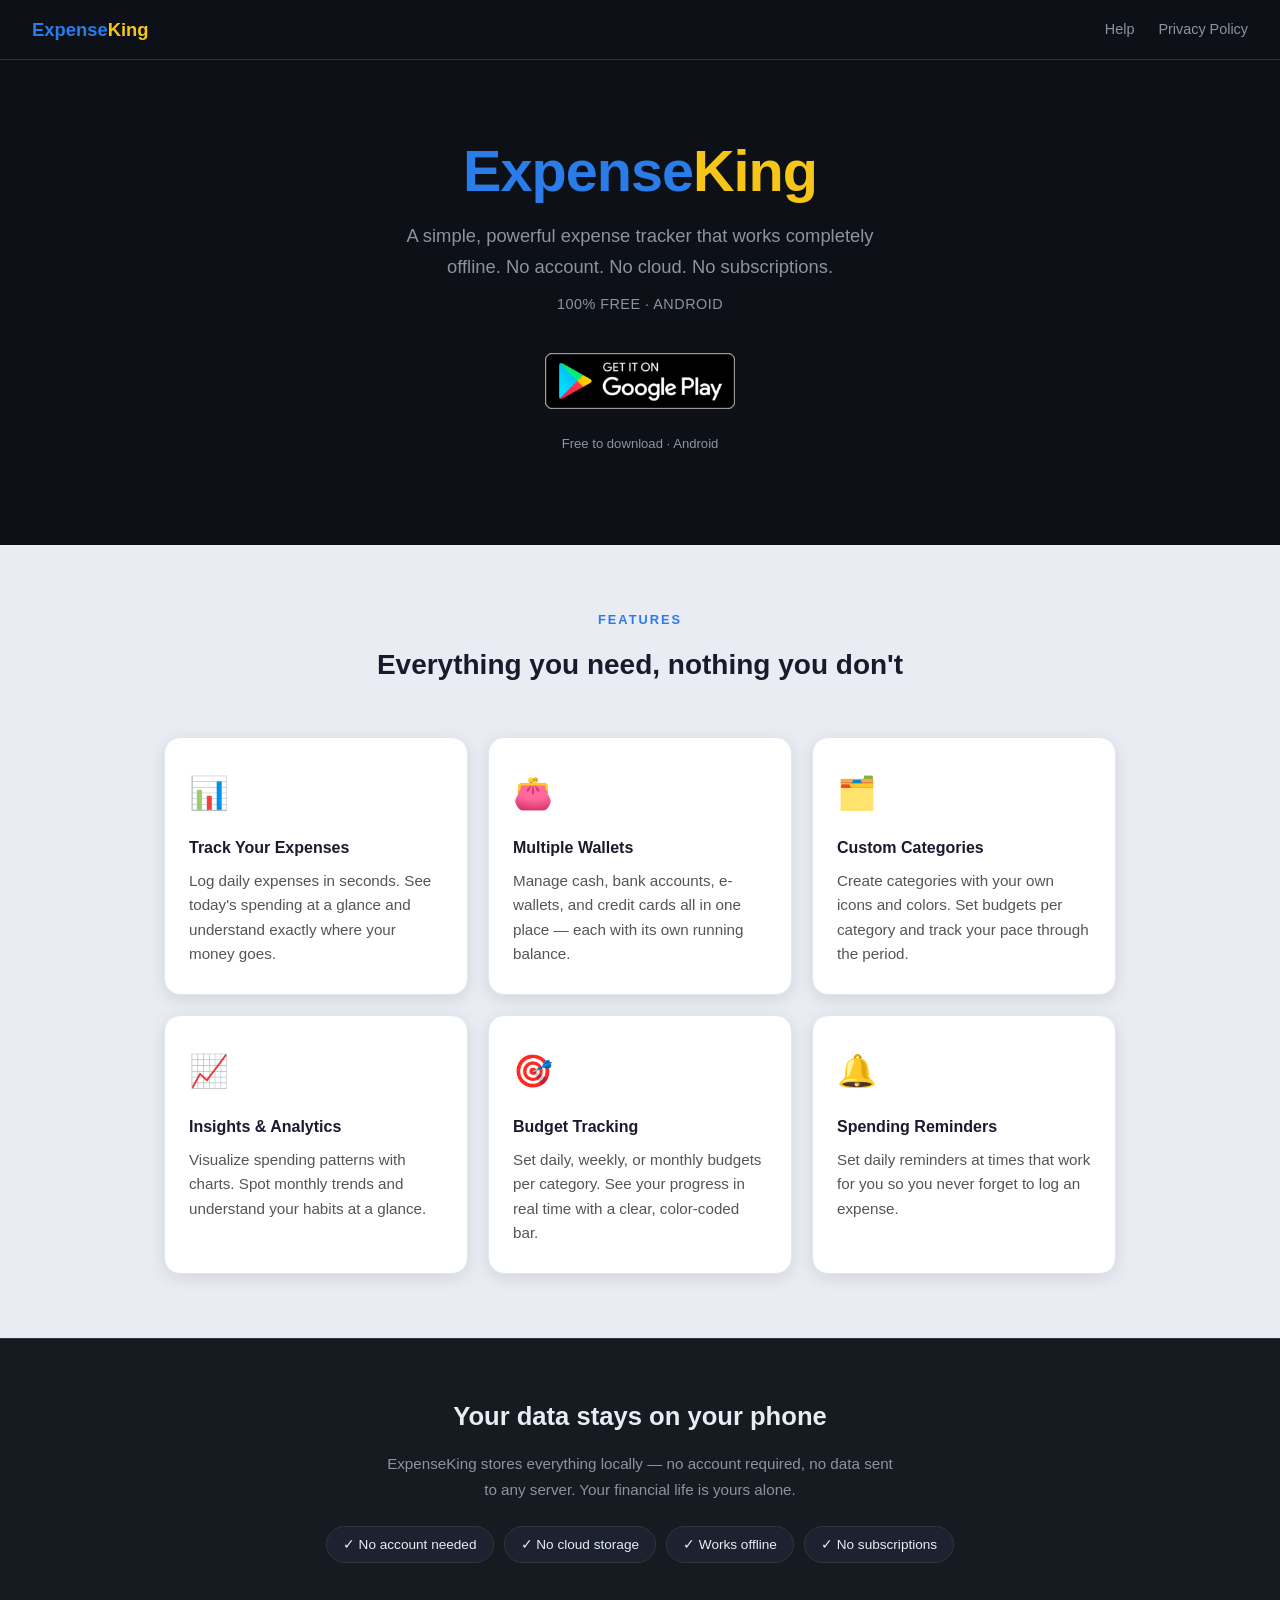
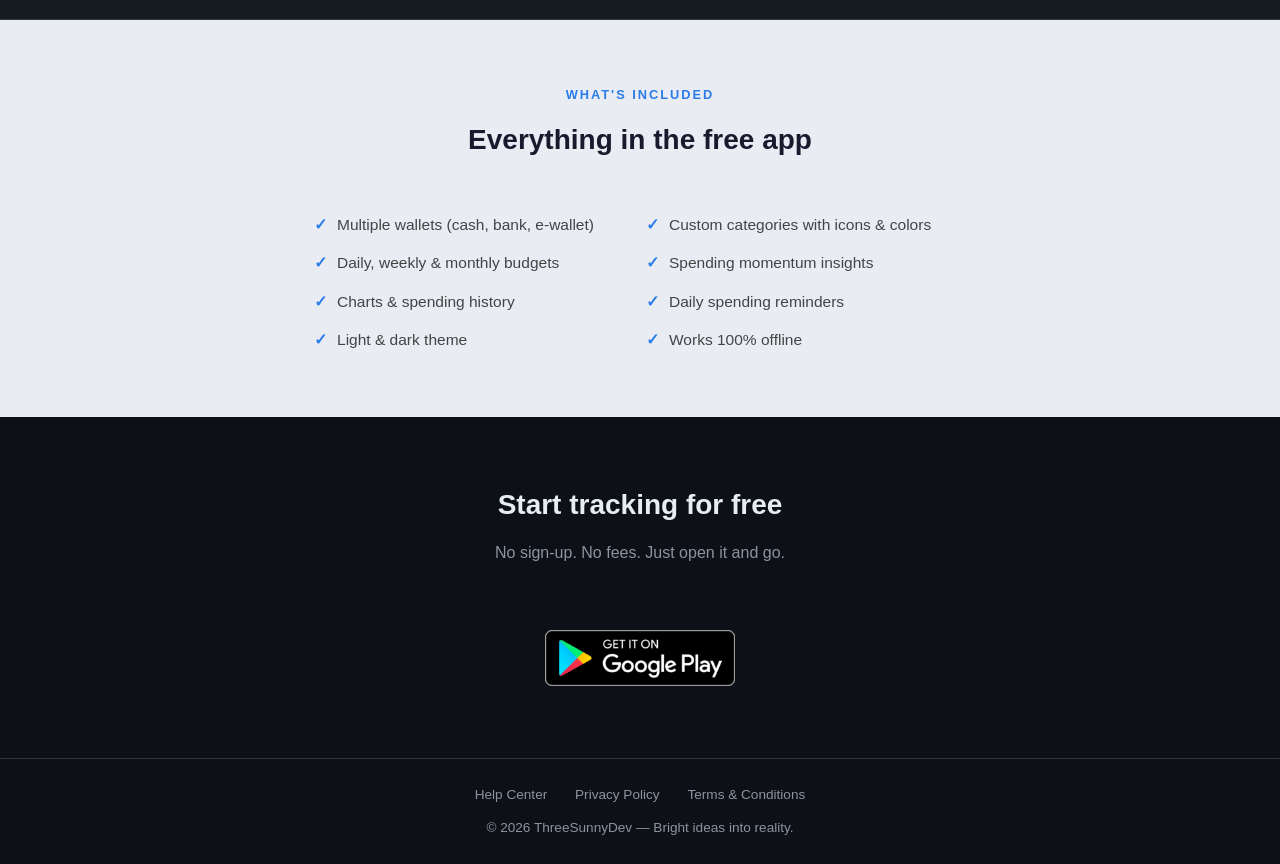
<file: index.html>
<!DOCTYPE html>
<html lang="en">
<head>
  <meta charset="UTF-8" />
  <meta name="viewport" content="width=device-width, initial-scale=1.0" />
  <title>ExpenseKing — Personal Expense Tracker</title>
  <link rel="stylesheet" href="site.css" />
  <style>
    /* ── Hero ── */
    .hero {
      background: var(--dark);
      padding: 80px 24px 90px;
      text-align: center;
    }

    .hero-title {
      font-size: clamp(2.4rem, 6vw, 3.6rem);
      font-weight: 800;
      letter-spacing: -1px;
      line-height: 1.1;
    }

    .hero-title .e { color: var(--blue); }
    .hero-title .k { color: var(--yellow); }

    .hero-tagline {
      margin-top: 16px;
      font-size: 1.15rem;
      color: var(--muted);
      max-width: 520px;
      margin-left: auto;
      margin-right: auto;
    }

    .hero-sub {
      margin-top: 10px;
      font-size: 0.9rem;
      color: var(--muted);
      letter-spacing: 0.5px;
    }

    .play-btn {
      display: inline-block;
      margin-top: 36px;
      transition: transform 0.15s, opacity 0.15s;
    }

    .play-btn:hover {
      transform: translateY(-2px);
      opacity: 0.88;
    }

    .play-btn img {
      height: 56px;
      display: block;
    }

    .hero-note {
      margin-top: 16px;
      font-size: 0.82rem;
      color: var(--muted);
    }

    /* ── Features ── */
    .features {
      max-width: 1000px;
      margin: 0 auto;
      padding: 64px 24px;
    }

    .section-label {
      text-align: center;
      font-size: 0.8rem;
      font-weight: 700;
      letter-spacing: 2px;
      text-transform: uppercase;
      color: var(--blue);
      margin-bottom: 10px;
    }

    .section-title {
      text-align: center;
      font-size: 1.75rem;
      font-weight: 700;
      color: #1a1a2e;
      margin-bottom: 48px;
    }

    .grid {
      display: grid;
      grid-template-columns: repeat(auto-fit, minmax(280px, 1fr));
      gap: 20px;
    }

    .card {
      background: white;
      border-radius: 16px;
      padding: 28px 24px;
      box-shadow: 0 4px 16px rgba(0,0,0,0.10);
      border: 1px solid #e2e6f0;
      transition: transform 0.2s, box-shadow 0.2s;
    }

    .card:hover {
      transform: translateY(-3px);
      box-shadow: 0 8px 28px rgba(0,0,0,0.14);
    }

    .card-icon {
      font-size: 2rem;
      margin-bottom: 14px;
    }

    .card h3 {
      font-size: 1rem;
      font-weight: 700;
      color: #1a1a2e;
      margin-bottom: 8px;
    }

    .card p {
      font-size: 0.95rem;
      color: #555;
      line-height: 1.6;
    }

    /* ── Privacy Banner ── */
    .privacy-banner {
      background: var(--dark2);
      border-top: 1px solid var(--border);
      border-bottom: 1px solid var(--border);
      padding: 56px 24px;
      text-align: center;
    }

    .privacy-banner h2 {
      font-size: 1.6rem;
      font-weight: 700;
      color: var(--text);
      margin-bottom: 12px;
    }

    .privacy-banner p {
      color: var(--muted);
      max-width: 520px;
      margin: 0 auto;
      font-size: 0.95rem;
    }

    .privacy-pills {
      display: flex;
      justify-content: center;
      flex-wrap: wrap;
      gap: 10px;
      margin-top: 24px;
    }

    .pill {
      background: #1c2230;
      border: 1px solid var(--border);
      color: var(--text);
      padding: 6px 16px;
      border-radius: 20px;
      font-size: 0.85rem;
    }

    /* ── Key Features List ── */
    .key-features {
      max-width: 700px;
      margin: 0 auto;
      padding: 64px 24px;
      text-align: center;
    }

    .key-features ul {
      list-style: none;
      display: grid;
      grid-template-columns: repeat(auto-fit, minmax(220px, 1fr));
      gap: 12px;
      margin-top: 32px;
      text-align: left;
    }

    .key-features li {
      display: flex;
      align-items: center;
      gap: 10px;
      font-size: 0.97rem;
      color: #444;
    }

    .key-features li::before {
      content: '✓';
      color: var(--blue);
      font-weight: 700;
      flex-shrink: 0;
    }

/* ── CTA ── */
    .cta {
      background: var(--dark);
      padding: 64px 24px;
      text-align: center;
    }

    .cta h2 {
      font-size: 1.75rem;
      font-weight: 700;
      color: var(--text);
      margin-bottom: 10px;
    }

    .cta p {
      color: var(--muted);
      margin-bottom: 28px;
    }
  </style>
</head>
<body>

<div id="site-nav"></div>

<!-- Hero -->
<div class="hero">
  <h1 class="hero-title">
    <span class="e">Expense</span><span class="k">King</span>
  </h1>
  <p class="hero-tagline">A simple, powerful expense tracker that works completely offline. No account. No cloud. No subscriptions.</p>
  <p class="hero-sub">100% FREE · ANDROID</p>
  <a class="play-btn" href="https://play.google.com/store/apps/details?id=com.expenseking.app" target="_blank">
    <img src="google-play-btn.png" alt="Get it on Google Play" />
  </a>
  <p class="hero-note">Free to download · Android</p>
</div>

<!-- Features -->
<div class="features">
  <p class="section-label">Features</p>
  <h2 class="section-title">Everything you need, nothing you don't</h2>
  <div class="grid">
    <div class="card">
      <div class="card-icon">📊</div>
      <h3>Track Your Expenses</h3>
      <p>Log daily expenses in seconds. See today's spending at a glance and understand exactly where your money goes.</p>
    </div>
    <div class="card">
      <div class="card-icon">👛</div>
      <h3>Multiple Wallets</h3>
      <p>Manage cash, bank accounts, e-wallets, and credit cards all in one place — each with its own running balance.</p>
    </div>
    <div class="card">
      <div class="card-icon">🗂️</div>
      <h3>Custom Categories</h3>
      <p>Create categories with your own icons and colors. Set budgets per category and track your pace through the period.</p>
    </div>
    <div class="card">
      <div class="card-icon">📈</div>
      <h3>Insights & Analytics</h3>
      <p>Visualize spending patterns with charts. Spot monthly trends and understand your habits at a glance.</p>
    </div>
    <div class="card">
      <div class="card-icon">🎯</div>
      <h3>Budget Tracking</h3>
      <p>Set daily, weekly, or monthly budgets per category. See your progress in real time with a clear, color-coded bar.</p>
    </div>
    <div class="card">
      <div class="card-icon">🔔</div>
      <h3>Spending Reminders</h3>
      <p>Set daily reminders at times that work for you so you never forget to log an expense.</p>
    </div>
  </div>
</div>

<!-- Privacy Banner -->
<div class="privacy-banner">
  <h2>Your data stays on your phone</h2>
  <p>ExpenseKing stores everything locally — no account required, no data sent to any server. Your financial life is yours alone.</p>
  <div class="privacy-pills">
    <span class="pill">✓ No account needed</span>
    <span class="pill">✓ No cloud storage</span>
    <span class="pill">✓ Works offline</span>
    <span class="pill">✓ No subscriptions</span>
  </div>
</div>

<!-- Key Features -->
<div class="key-features">
  <p class="section-label">What's included</p>
  <h2 class="section-title">Everything in the free app</h2>
  <ul>
    <li>Multiple wallets (cash, bank, e-wallet)</li>
    <li>Custom categories with icons & colors</li>
    <li>Daily, weekly & monthly budgets</li>
    <li>Spending momentum insights</li>
    <li>Charts & spending history</li>
    <li>Daily spending reminders</li>
    <li>Light & dark theme</li>
    <li>Works 100% offline</li>
  </ul>
</div>

<!-- CTA -->
<div class="cta">
  <h2>Start tracking for free</h2>
  <p>No sign-up. No fees. Just open it and go.</p>
  <a class="play-btn" href="https://play.google.com/store/apps/details?id=com.expenseking.app" target="_blank">
    <img src="google-play-btn.png" alt="Get it on Google Play" />
  </a>
</div>

<div id="site-footer"></div>

<script src="components.js"></script>
</body>
</html>
</file>
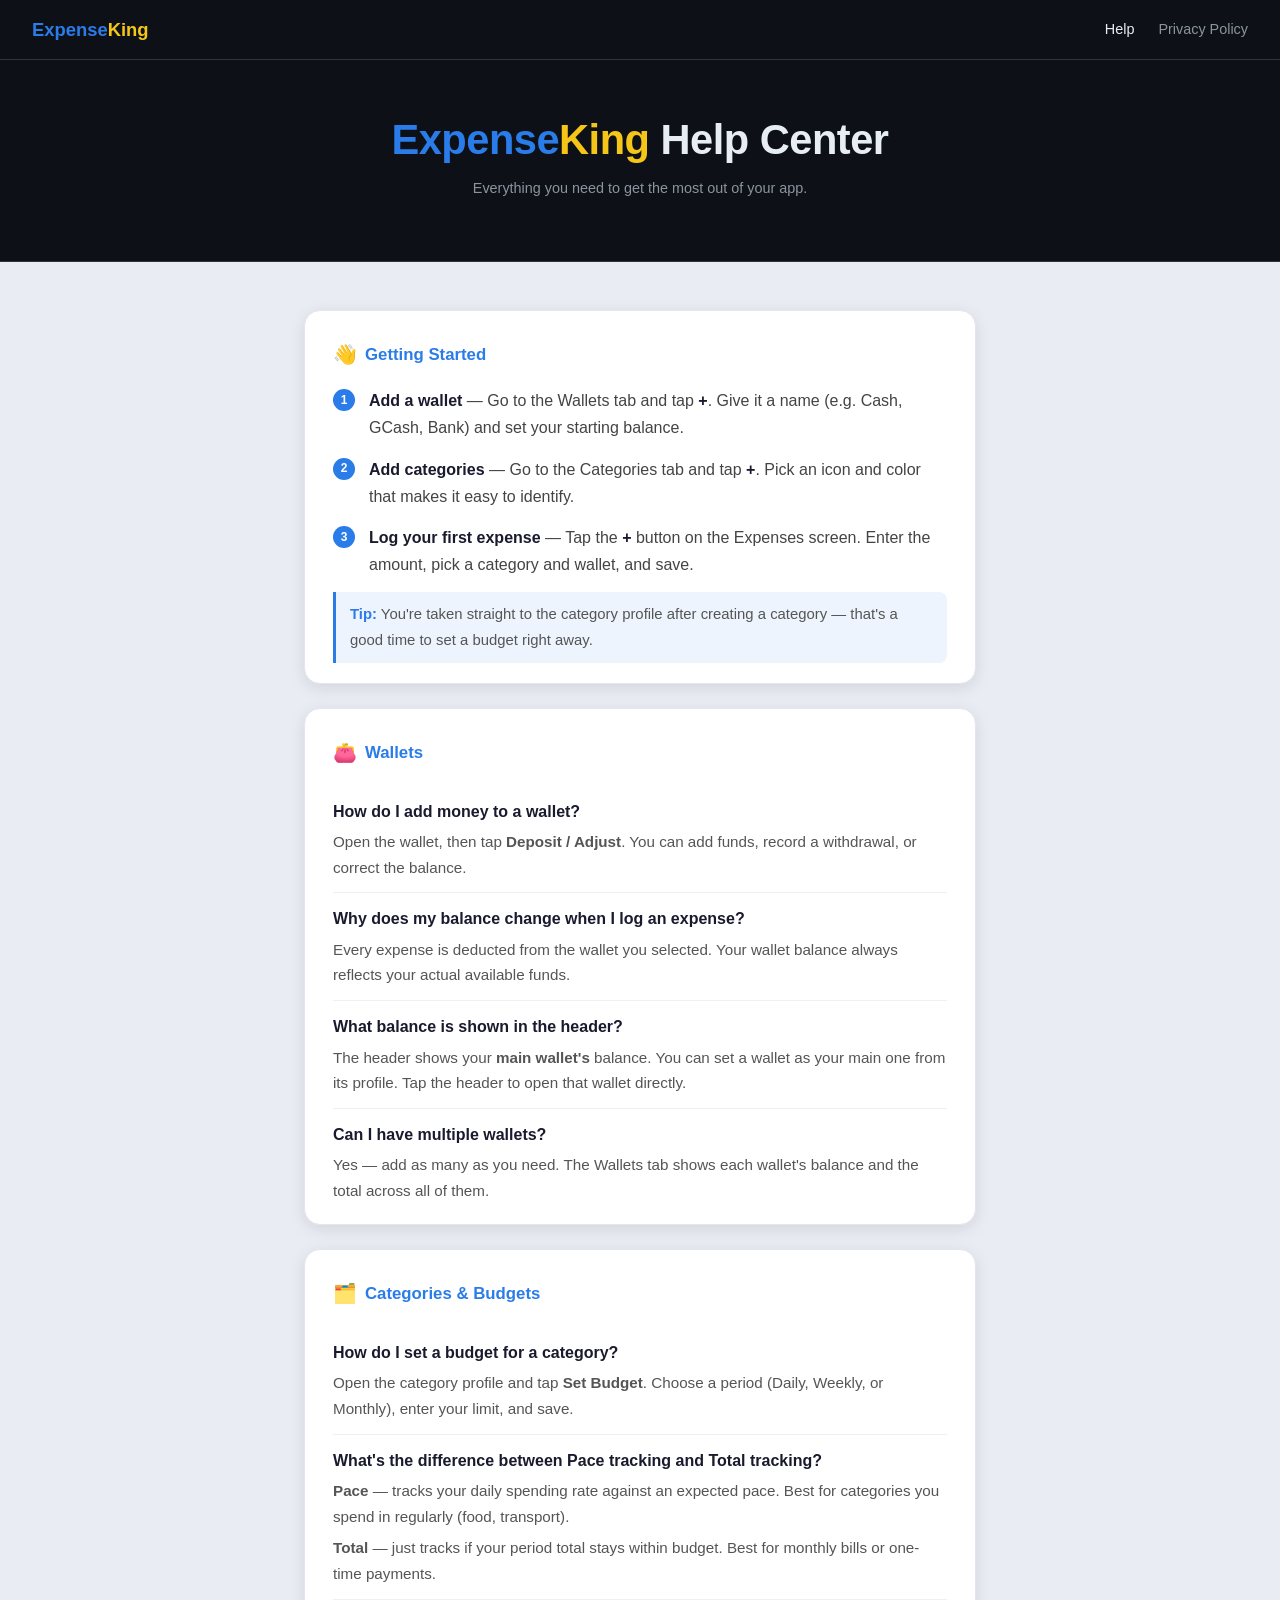
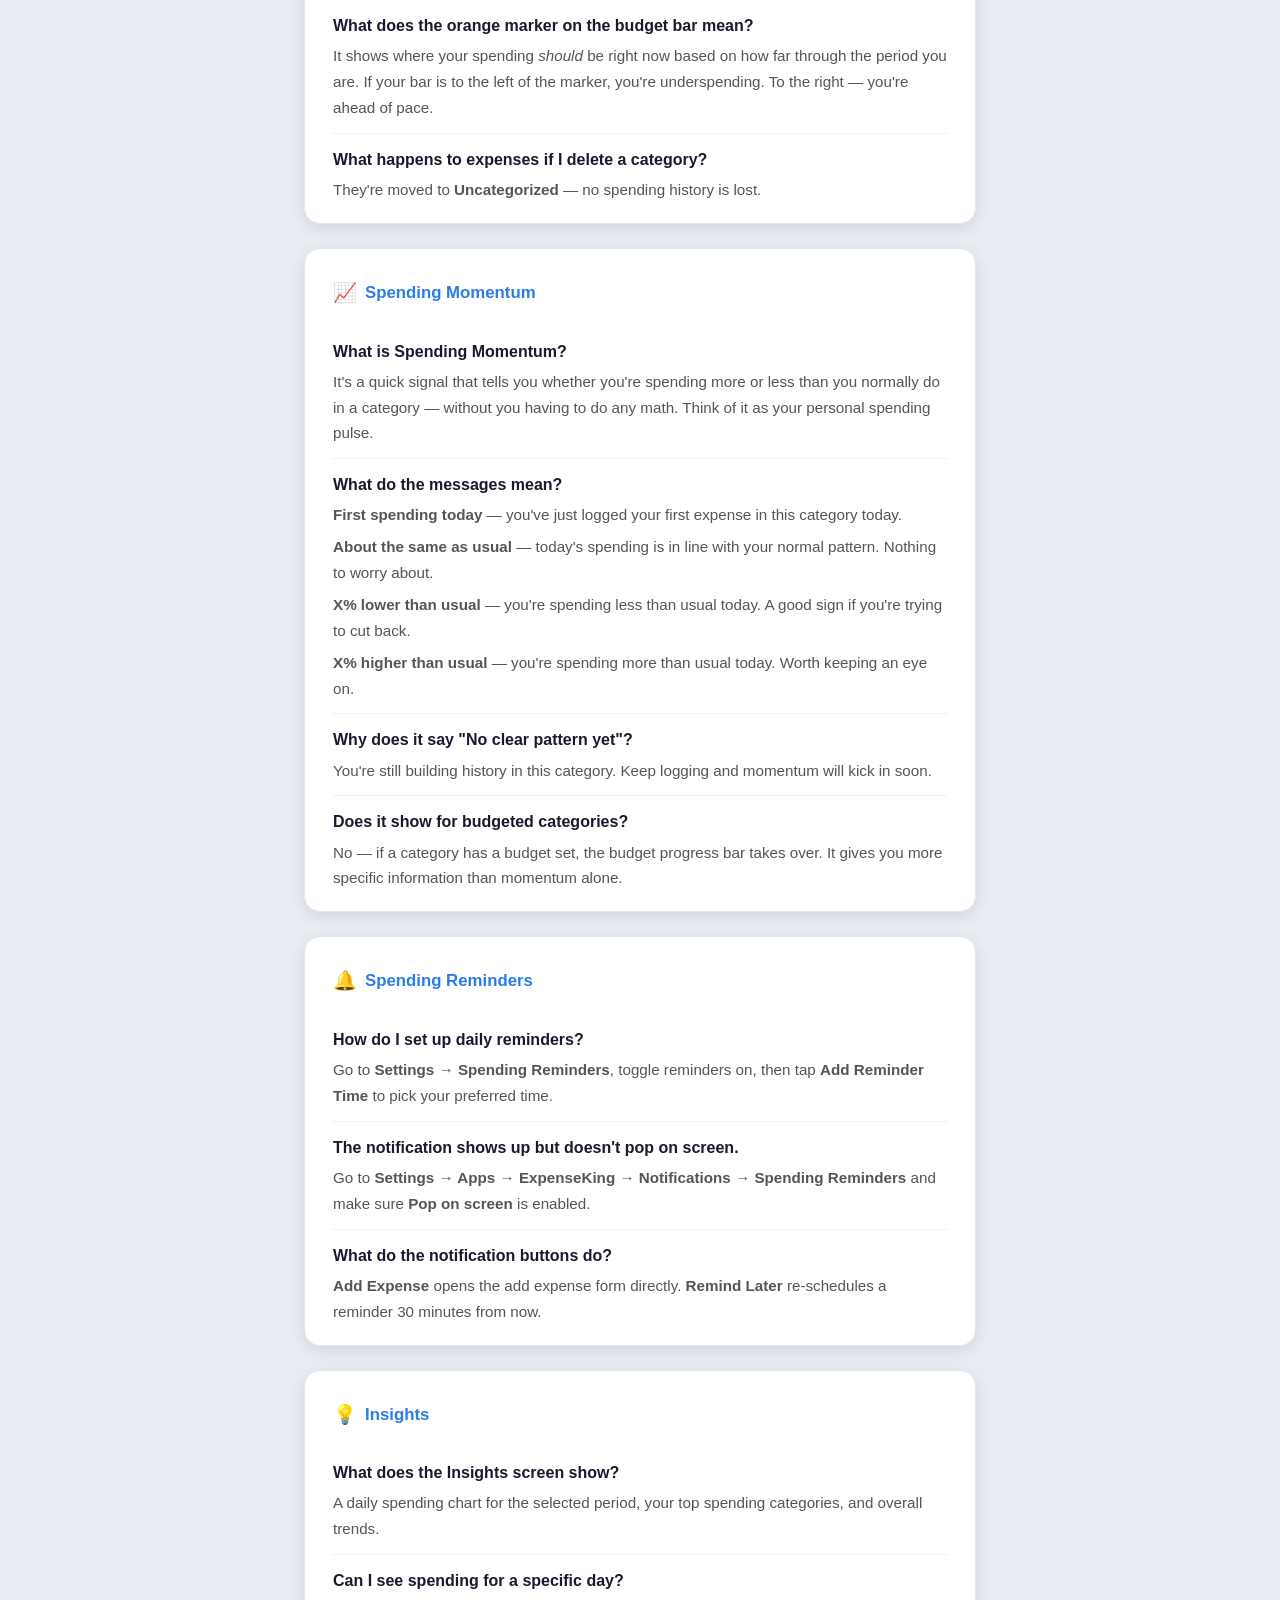
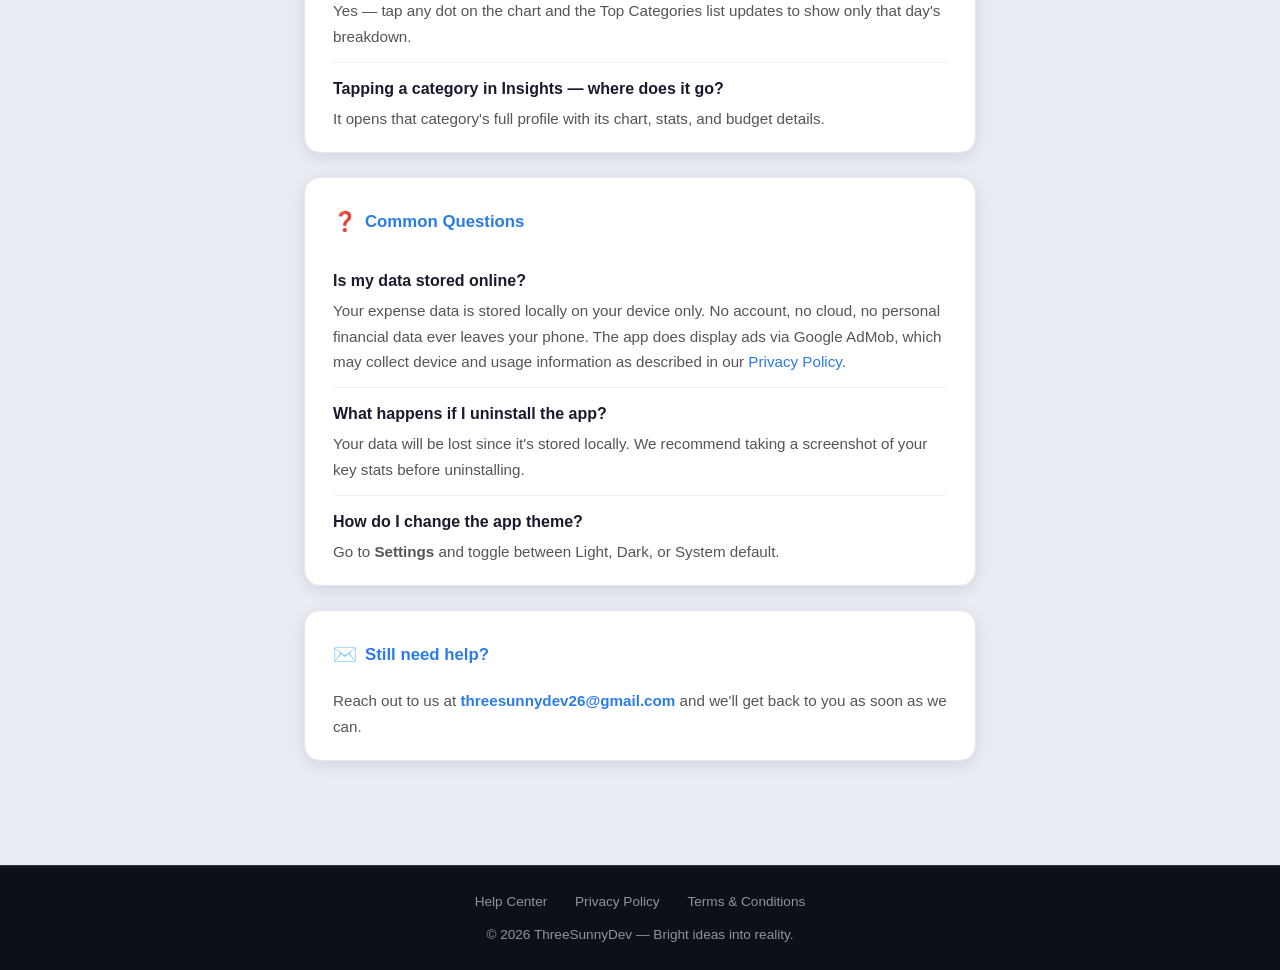
<file: help/index.html>
<!DOCTYPE html>
<html lang="en">
<head>
  <meta charset="UTF-8" />
  <meta name="viewport" content="width=device-width, initial-scale=1.0" />
  <title>ExpenseKing — Help Center</title>
  <link rel="stylesheet" href="../site.css" />
  <style>
    /* ── Container ── */
    .container {
      max-width: 720px;
      margin: 0 auto;
      padding: 48px 24px 80px;
    }

    /* ── Help Section Card ── */
    .section {
      background: white;
      border-radius: 16px;
      padding: 28px 28px 20px;
      margin-bottom: 24px;
      box-shadow: 0 4px 16px rgba(0,0,0,0.10);
      border: 1px solid #e2e6f0;
      transition: transform 0.2s, box-shadow 0.2s;
    }

    .section:hover {
      transform: translateY(-2px);
      box-shadow: 0 8px 28px rgba(0,0,0,0.14);
    }

    .section h2 {
      font-size: 1.05rem;
      font-weight: 700;
      color: var(--blue);
      margin-bottom: 16px;
      display: flex;
      align-items: center;
      gap: 8px;
    }

    .section h2 .icon {
      font-size: 1.2rem;
    }

    /* ── Steps ── */
    .step {
      display: flex;
      gap: 14px;
      margin-bottom: 14px;
      align-items: flex-start;
    }

    .step-num {
      background: var(--blue);
      color: white;
      font-size: 0.75rem;
      font-weight: 700;
      width: 22px;
      height: 22px;
      border-radius: 50%;
      display: flex;
      align-items: center;
      justify-content: center;
      flex-shrink: 0;
      margin-top: 2px;
    }

    .step p {
      font-size: 1rem;
      color: #444;
    }

    .step p strong {
      color: #1a1a2e;
    }

    /* ── Tip ── */
    .tip {
      background: #eef4fd;
      border-left: 3px solid var(--blue);
      border-radius: 0 8px 8px 0;
      padding: 10px 14px;
      font-size: 0.93rem;
      color: #555;
      margin-top: 12px;
    }

    .tip strong {
      color: var(--blue);
    }

    /* ── FAQ Items ── */
    .faq-item {
      border-bottom: 1px solid #f0f0f0;
      padding: 12px 0;
    }

    .faq-item:last-child {
      border-bottom: none;
      padding-bottom: 0;
    }

    .faq-item h3 {
      font-size: 1rem;
      font-weight: 600;
      color: #1a1a2e;
      margin-bottom: 4px;
    }

    .faq-item p {
      font-size: 0.95rem;
      color: #555;
    }

    .faq-item a {
      color: var(--blue);
      text-decoration: none;
    }

    .faq-item a:hover {
      text-decoration: underline;
    }

    .section > p {
      font-size: 0.95rem;
      color: #555;
    }

    .section a.contact-link {
      color: var(--blue);
      font-weight: 600;
      text-decoration: none;
    }

    .section a.contact-link:hover {
      text-decoration: underline;
    }
  </style>
</head>
<body>

<div id="site-nav"></div>

<!-- Page Hero -->
<div class="page-hero">
  <h1><span class="e">Expense</span><span class="k">King</span> Help Center</h1>
  <p>Everything you need to get the most out of your app.</p>
</div>

<div class="container">

  <!-- Getting Started -->
  <div class="section">
    <h2><span class="icon">👋</span> Getting Started</h2>
    <div class="step">
      <div class="step-num">1</div>
      <p><strong>Add a wallet</strong> — Go to the Wallets tab and tap <strong>+</strong>. Give it a name (e.g. Cash, GCash, Bank) and set your starting balance.</p>
    </div>
    <div class="step">
      <div class="step-num">2</div>
      <p><strong>Add categories</strong> — Go to the Categories tab and tap <strong>+</strong>. Pick an icon and color that makes it easy to identify.</p>
    </div>
    <div class="step">
      <div class="step-num">3</div>
      <p><strong>Log your first expense</strong> — Tap the <strong>+</strong> button on the Expenses screen. Enter the amount, pick a category and wallet, and save.</p>
    </div>
    <div class="tip"><strong>Tip:</strong> You're taken straight to the category profile after creating a category — that's a good time to set a budget right away.</div>
  </div>

  <!-- Wallets -->
  <div class="section">
    <h2><span class="icon">👛</span> Wallets</h2>
    <div class="faq-item">
      <h3>How do I add money to a wallet?</h3>
      <p>Open the wallet, then tap <strong>Deposit / Adjust</strong>. You can add funds, record a withdrawal, or correct the balance.</p>
    </div>
    <div class="faq-item">
      <h3>Why does my balance change when I log an expense?</h3>
      <p>Every expense is deducted from the wallet you selected. Your wallet balance always reflects your actual available funds.</p>
    </div>
    <div class="faq-item">
      <h3>What balance is shown in the header?</h3>
      <p>The header shows your <strong>main wallet's</strong> balance. You can set a wallet as your main one from its profile. Tap the header to open that wallet directly.</p>
    </div>
    <div class="faq-item">
      <h3>Can I have multiple wallets?</h3>
      <p>Yes — add as many as you need. The Wallets tab shows each wallet's balance and the total across all of them.</p>
    </div>
  </div>

  <!-- Categories & Budgets -->
  <div class="section">
    <h2><span class="icon">🗂️</span> Categories & Budgets</h2>
    <div class="faq-item">
      <h3>How do I set a budget for a category?</h3>
      <p>Open the category profile and tap <strong>Set Budget</strong>. Choose a period (Daily, Weekly, or Monthly), enter your limit, and save.</p>
    </div>
    <div class="faq-item">
      <h3>What's the difference between Pace tracking and Total tracking?</h3>
      <p><strong>Pace</strong> — tracks your daily spending rate against an expected pace. Best for categories you spend in regularly (food, transport).</p>
      <p style="margin-top:6px"><strong>Total</strong> — just tracks if your period total stays within budget. Best for monthly bills or one-time payments.</p>
    </div>
    <div class="faq-item">
      <h3>What does the orange marker on the budget bar mean?</h3>
      <p>It shows where your spending <em>should</em> be right now based on how far through the period you are. If your bar is to the left of the marker, you're underspending. To the right — you're ahead of pace.</p>
    </div>
    <div class="faq-item">
      <h3>What happens to expenses if I delete a category?</h3>
      <p>They're moved to <strong>Uncategorized</strong> — no spending history is lost.</p>
    </div>
  </div>

  <!-- Spending Momentum -->
  <div class="section">
    <h2><span class="icon">📈</span> Spending Momentum</h2>
    <div class="faq-item">
      <h3>What is Spending Momentum?</h3>
      <p>It's a quick signal that tells you whether you're spending more or less than you normally do in a category — without you having to do any math. Think of it as your personal spending pulse.</p>
    </div>
    <div class="faq-item">
      <h3>What do the messages mean?</h3>
      <p><strong>First spending today</strong> — you've just logged your first expense in this category today.</p>
      <p style="margin-top:6px"><strong>About the same as usual</strong> — today's spending is in line with your normal pattern. Nothing to worry about.</p>
      <p style="margin-top:6px"><strong>X% lower than usual</strong> — you're spending less than usual today. A good sign if you're trying to cut back.</p>
      <p style="margin-top:6px"><strong>X% higher than usual</strong> — you're spending more than usual today. Worth keeping an eye on.</p>
    </div>
    <div class="faq-item">
      <h3>Why does it say "No clear pattern yet"?</h3>
      <p>You're still building history in this category. Keep logging and momentum will kick in soon.</p>
    </div>
    <div class="faq-item">
      <h3>Does it show for budgeted categories?</h3>
      <p>No — if a category has a budget set, the budget progress bar takes over. It gives you more specific information than momentum alone.</p>
    </div>
  </div>

  <!-- Spending Reminders -->
  <div class="section">
    <h2><span class="icon">🔔</span> Spending Reminders</h2>
    <div class="faq-item">
      <h3>How do I set up daily reminders?</h3>
      <p>Go to <strong>Settings → Spending Reminders</strong>, toggle reminders on, then tap <strong>Add Reminder Time</strong> to pick your preferred time.</p>
    </div>
    <div class="faq-item">
      <h3>The notification shows up but doesn't pop on screen.</h3>
      <p>Go to <strong>Settings → Apps → ExpenseKing → Notifications → Spending Reminders</strong> and make sure <strong>Pop on screen</strong> is enabled.</p>
    </div>
    <div class="faq-item">
      <h3>What do the notification buttons do?</h3>
      <p><strong>Add Expense</strong> opens the add expense form directly. <strong>Remind Later</strong> re-schedules a reminder 30 minutes from now.</p>
    </div>
  </div>

  <!-- Insights -->
  <div class="section">
    <h2><span class="icon">💡</span> Insights</h2>
    <div class="faq-item">
      <h3>What does the Insights screen show?</h3>
      <p>A daily spending chart for the selected period, your top spending categories, and overall trends.</p>
    </div>
    <div class="faq-item">
      <h3>Can I see spending for a specific day?</h3>
      <p>Yes — tap any dot on the chart and the Top Categories list updates to show only that day's breakdown.</p>
    </div>
    <div class="faq-item">
      <h3>Tapping a category in Insights — where does it go?</h3>
      <p>It opens that category's full profile with its chart, stats, and budget details.</p>
    </div>
  </div>

  <!-- FAQ -->
  <div class="section">
    <h2><span class="icon">❓</span> Common Questions</h2>
    <div class="faq-item">
      <h3>Is my data stored online?</h3>
      <p>Your expense data is stored locally on your device only. No account, no cloud, no personal financial data ever leaves your phone. The app does display ads via Google AdMob, which may collect device and usage information as described in our <a href="../privacy-policy/">Privacy Policy</a>.</p>
    </div>
    <div class="faq-item">
      <h3>What happens if I uninstall the app?</h3>
      <p>Your data will be lost since it's stored locally. We recommend taking a screenshot of your key stats before uninstalling.</p>
    </div>
    <div class="faq-item">
      <h3>How do I change the app theme?</h3>
      <p>Go to <strong>Settings</strong> and toggle between Light, Dark, or System default.</p>
    </div>
  </div>

  <!-- Contact -->
  <div class="section">
    <h2><span class="icon">✉️</span> Still need help?</h2>
    <p>Reach out to us at <a href="mailto:threesunnydev26@gmail.com" class="contact-link">threesunnydev26@gmail.com</a> and we'll get back to you as soon as we can.</p>
  </div>

</div>

<div id="site-footer"></div>

<script src="../components.js"></script>
</body>
</html>
</file>
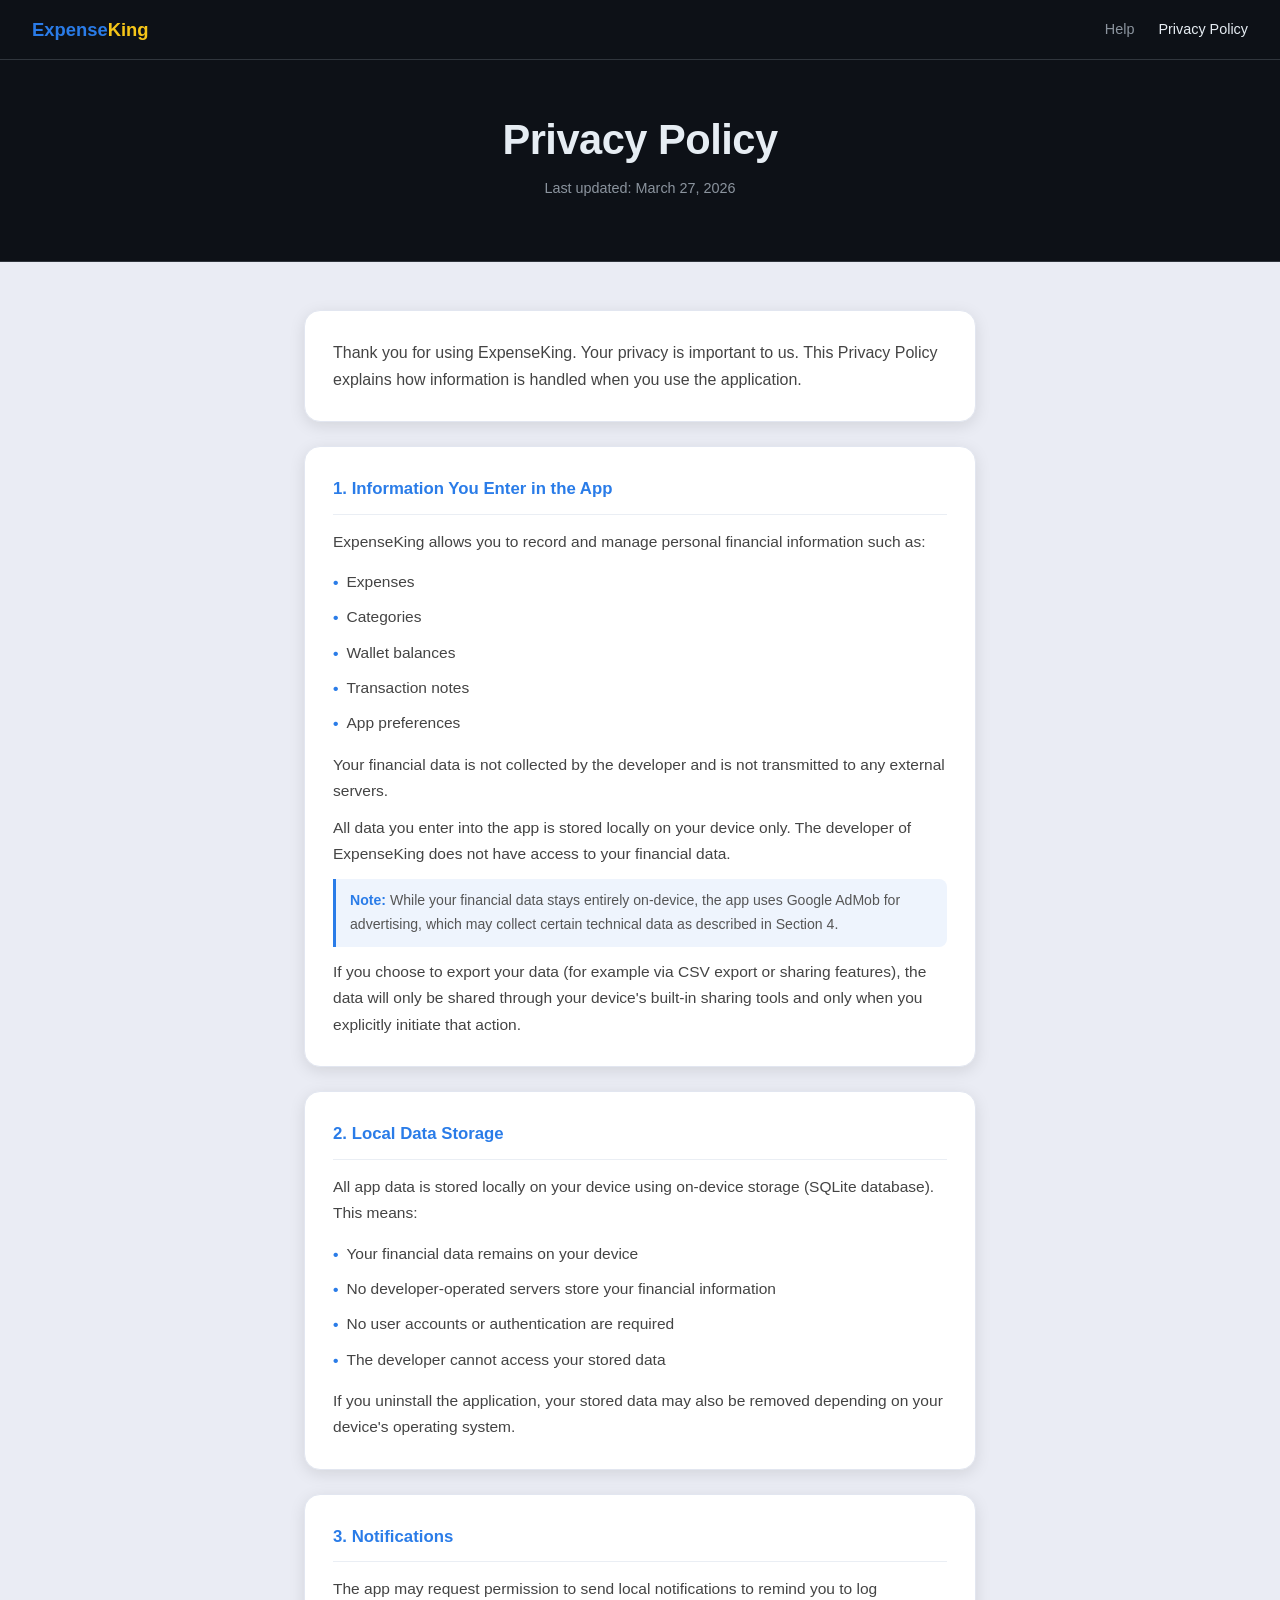
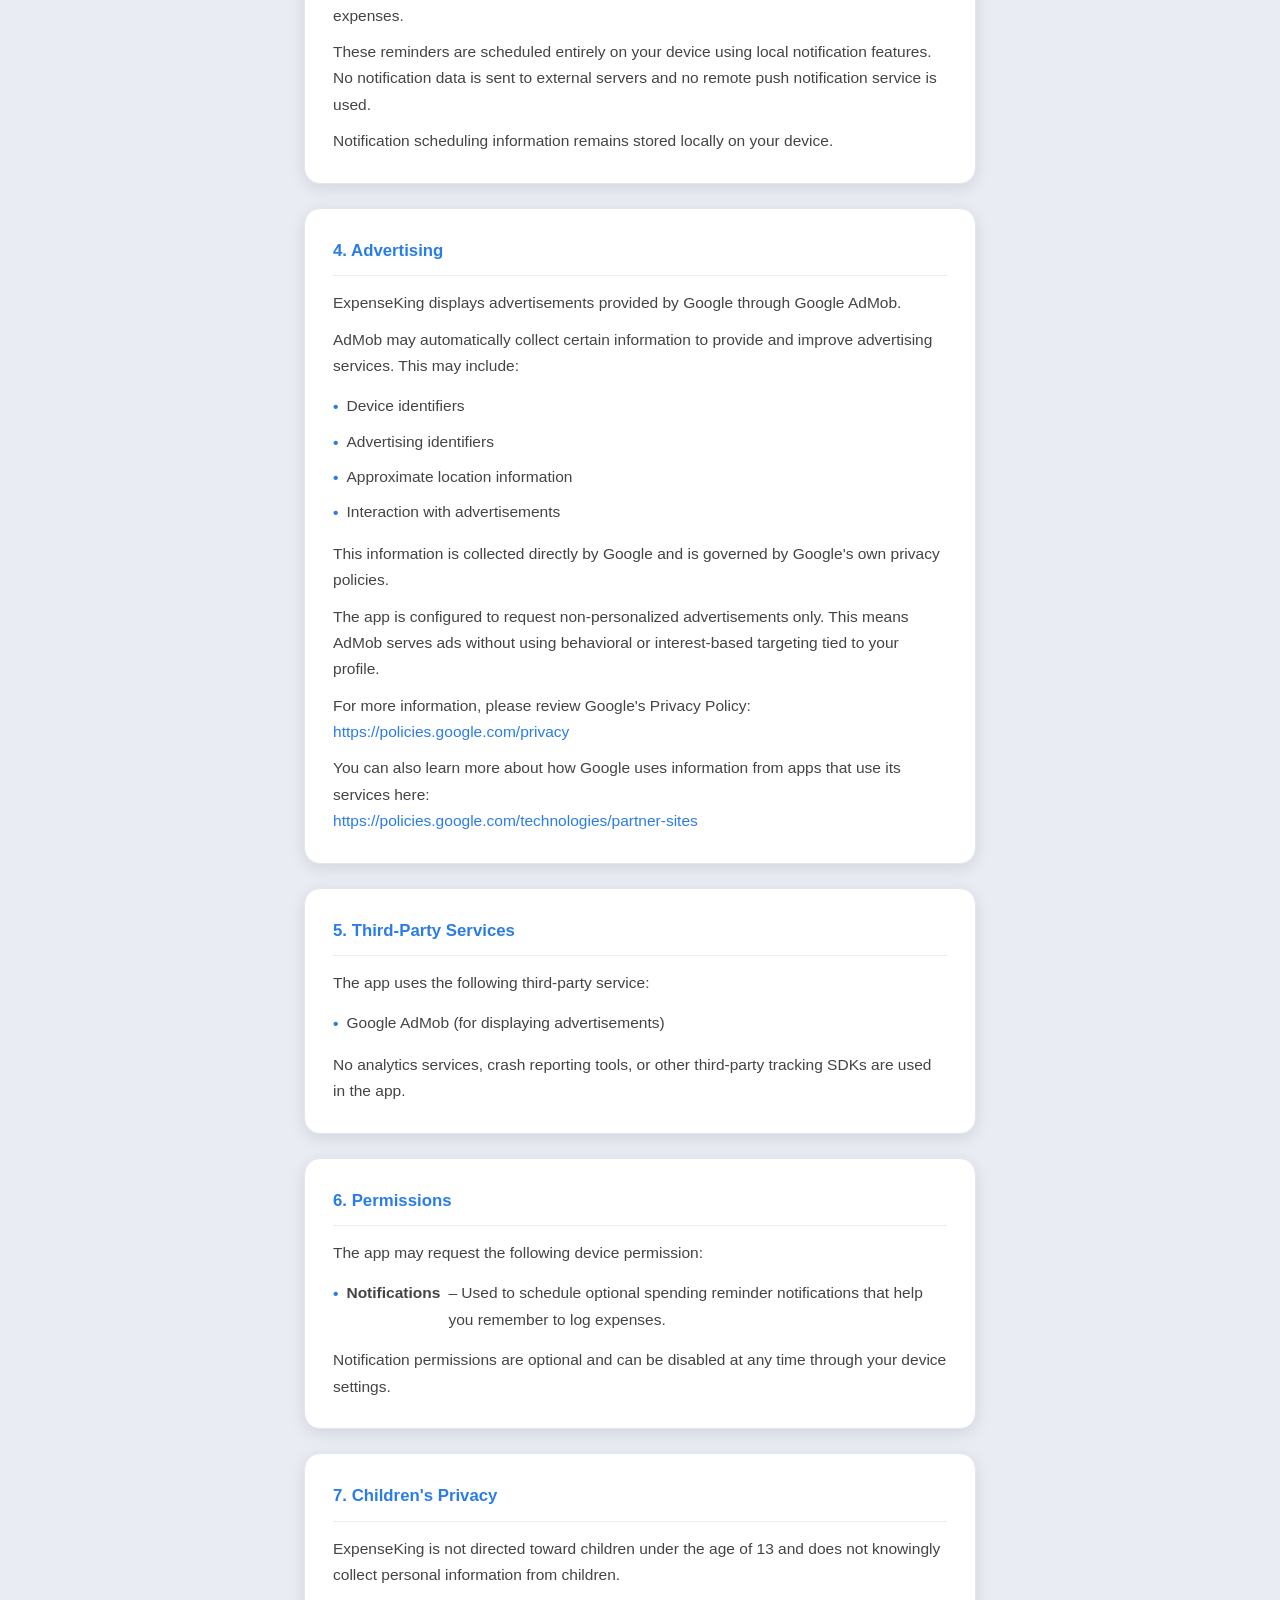
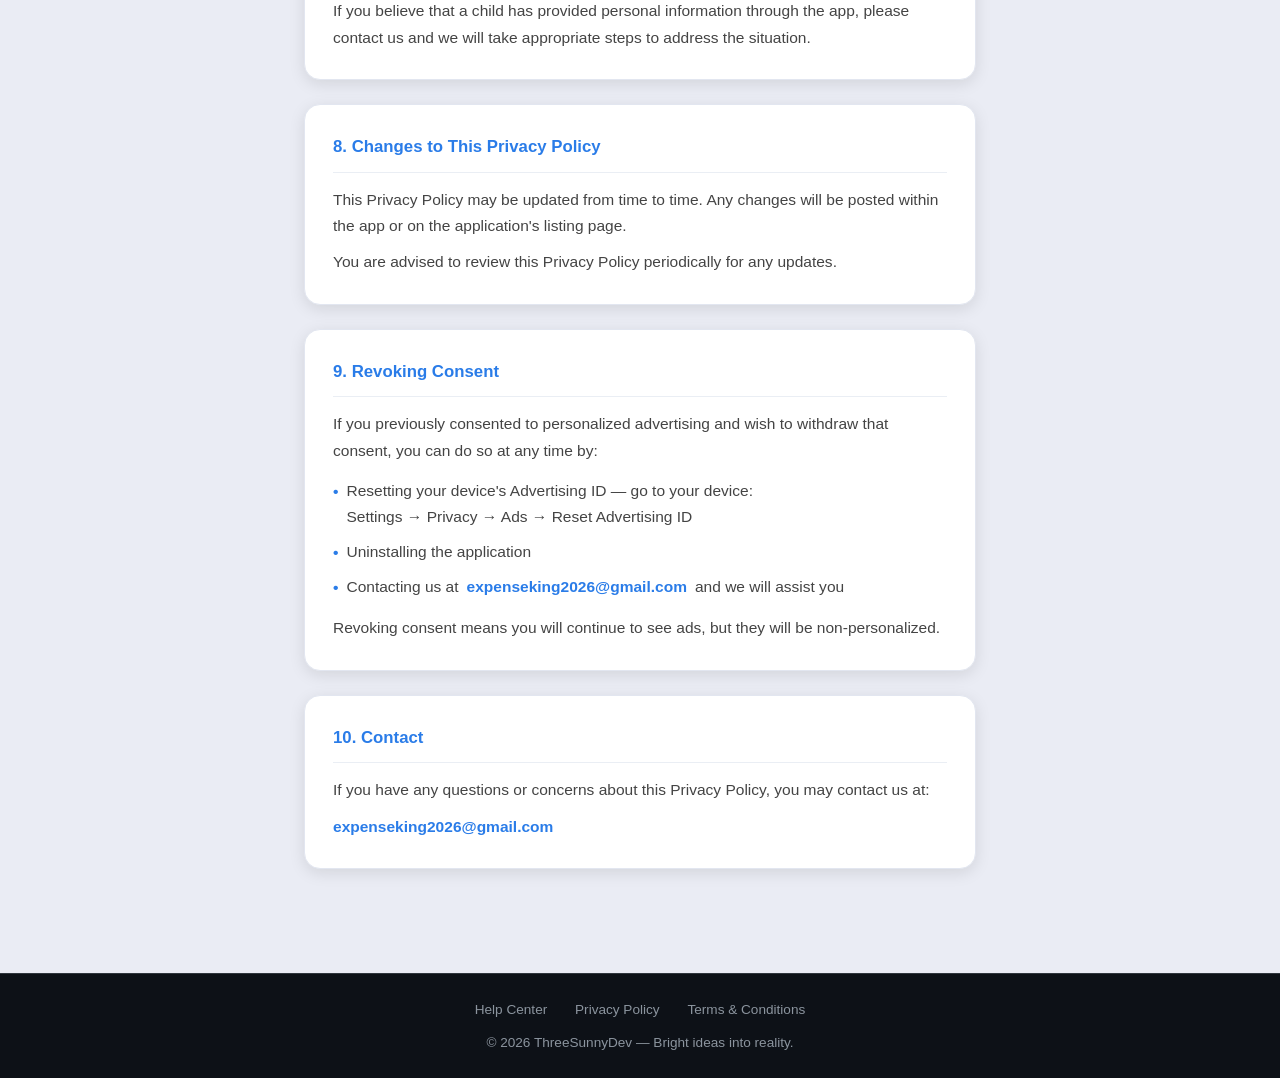
<file: privacy-policy/index.html>
<!DOCTYPE html>
<html lang="en">
<head>
  <meta charset="UTF-8" />
  <meta name="viewport" content="width=device-width, initial-scale=1.0" />
  <title>ExpenseKing — Privacy Policy</title>
  <link rel="stylesheet" href="../site.css" />
  <style>
    /* ── Container ── */
    .container {
      max-width: 720px;
      margin: 0 auto;
      padding: 48px 24px 80px;
    }

    /* ── Intro card ── */
    .intro-card {
      background: white;
      border-radius: 16px;
      padding: 28px;
      margin-bottom: 24px;
      box-shadow: 0 4px 16px rgba(0,0,0,0.10);
      border: 1px solid #e2e6f0;
      font-size: 1rem;
      color: #444;
    }

    /* ── Policy Section Card ── */
    .section {
      background: white;
      border-radius: 16px;
      padding: 28px;
      margin-bottom: 24px;
      box-shadow: 0 4px 16px rgba(0,0,0,0.10);
      border: 1px solid #e2e6f0;
      transition: transform 0.2s, box-shadow 0.2s;
    }

    .section:hover {
      transform: translateY(-2px);
      box-shadow: 0 8px 28px rgba(0,0,0,0.14);
    }

    .section h2 {
      font-size: 1.05rem;
      font-weight: 700;
      color: var(--blue);
      margin-bottom: 14px;
      padding-bottom: 10px;
      border-bottom: 1px solid #eaeef4;
    }

    .section p {
      font-size: 0.97rem;
      color: #444;
      margin-bottom: 10px;
    }

    .section p:last-child { margin-bottom: 0; }

    .section ul {
      list-style: none;
      margin: 8px 0 10px;
      padding: 0;
    }

    .section ul li {
      font-size: 0.97rem;
      color: #444;
      padding: 4px 0;
      display: flex;
      align-items: flex-start;
      gap: 8px;
    }

    .section ul li::before {
      content: '•';
      color: var(--blue);
      font-weight: 700;
      flex-shrink: 0;
      margin-top: 1px;
    }

    /* ── Note box ── */
    .note {
      background: #eef4fd;
      border-left: 3px solid var(--blue);
      border-radius: 0 8px 8px 0;
      padding: 10px 14px;
      font-size: 0.88rem;
      color: #555;
      margin: 12px 0;
    }

    .note strong { color: var(--blue); }

    .section a {
      color: var(--blue);
      text-decoration: none;
    }

    .section a:hover { text-decoration: underline; }

    .contact-email {
      font-weight: 600;
      color: var(--blue);
      text-decoration: none;
    }

    .contact-email:hover { text-decoration: underline; }
  </style>
</head>
<body>

<div id="site-nav"></div>

<!-- Page Hero -->
<div class="page-hero">
  <h1>Privacy Policy</h1>
  <p>Last updated: March 27, 2026</p>
</div>

<div class="container">

  <!-- Intro -->
  <div class="intro-card">
    Thank you for using ExpenseKing. Your privacy is important to us. This Privacy Policy explains how information is handled when you use the application.
  </div>

  <!-- Section 1 -->
  <div class="section">
    <h2>1. Information You Enter in the App</h2>
    <p>ExpenseKing allows you to record and manage personal financial information such as:</p>
    <ul>
      <li>Expenses</li>
      <li>Categories</li>
      <li>Wallet balances</li>
      <li>Transaction notes</li>
      <li>App preferences</li>
    </ul>
    <p>Your financial data is not collected by the developer and is not transmitted to any external servers.</p>
    <p>All data you enter into the app is stored locally on your device only. The developer of ExpenseKing does not have access to your financial data.</p>
    <div class="note">
      <strong>Note:</strong> While your financial data stays entirely on-device, the app uses Google AdMob for advertising, which may collect certain technical data as described in Section 4.
    </div>
    <p>If you choose to export your data (for example via CSV export or sharing features), the data will only be shared through your device's built-in sharing tools and only when you explicitly initiate that action.</p>
  </div>

  <!-- Section 2 -->
  <div class="section">
    <h2>2. Local Data Storage</h2>
    <p>All app data is stored locally on your device using on-device storage (SQLite database). This means:</p>
    <ul>
      <li>Your financial data remains on your device</li>
      <li>No developer-operated servers store your financial information</li>
      <li>No user accounts or authentication are required</li>
      <li>The developer cannot access your stored data</li>
    </ul>
    <p>If you uninstall the application, your stored data may also be removed depending on your device's operating system.</p>
  </div>

  <!-- Section 3 -->
  <div class="section">
    <h2>3. Notifications</h2>
    <p>The app may request permission to send local notifications to remind you to log expenses.</p>
    <p>These reminders are scheduled entirely on your device using local notification features. No notification data is sent to external servers and no remote push notification service is used.</p>
    <p>Notification scheduling information remains stored locally on your device.</p>
  </div>

  <!-- Section 4 -->
  <div class="section">
    <h2>4. Advertising</h2>
    <p>ExpenseKing displays advertisements provided by Google through Google AdMob.</p>
    <p>AdMob may automatically collect certain information to provide and improve advertising services. This may include:</p>
    <ul>
      <li>Device identifiers</li>
      <li>Advertising identifiers</li>
      <li>Approximate location information</li>
      <li>Interaction with advertisements</li>
    </ul>
    <p>This information is collected directly by Google and is governed by Google's own privacy policies.</p>
    <p>The app is configured to request non-personalized advertisements only. This means AdMob serves ads without using behavioral or interest-based targeting tied to your profile.</p>
    <p>For more information, please review Google's Privacy Policy:<br>
    <a href="https://policies.google.com/privacy" target="_blank">https://policies.google.com/privacy</a></p>
    <p>You can also learn more about how Google uses information from apps that use its services here:<br>
    <a href="https://policies.google.com/technologies/partner-sites" target="_blank">https://policies.google.com/technologies/partner-sites</a></p>
  </div>

  <!-- Section 5 -->
  <div class="section">
    <h2>5. Third-Party Services</h2>
    <p>The app uses the following third-party service:</p>
    <ul>
      <li>Google AdMob (for displaying advertisements)</li>
    </ul>
    <p>No analytics services, crash reporting tools, or other third-party tracking SDKs are used in the app.</p>
  </div>

  <!-- Section 6 -->
  <div class="section">
    <h2>6. Permissions</h2>
    <p>The app may request the following device permission:</p>
    <ul>
      <li><strong>Notifications</strong> – Used to schedule optional spending reminder notifications that help you remember to log expenses.</li>
    </ul>
    <p>Notification permissions are optional and can be disabled at any time through your device settings.</p>
  </div>

  <!-- Section 7 -->
  <div class="section">
    <h2>7. Children's Privacy</h2>
    <p>ExpenseKing is not directed toward children under the age of 13 and does not knowingly collect personal information from children.</p>
    <p>If you believe that a child has provided personal information through the app, please contact us and we will take appropriate steps to address the situation.</p>
  </div>

  <!-- Section 8 -->
  <div class="section">
    <h2>8. Changes to This Privacy Policy</h2>
    <p>This Privacy Policy may be updated from time to time. Any changes will be posted within the app or on the application's listing page.</p>
    <p>You are advised to review this Privacy Policy periodically for any updates.</p>
  </div>

  <!-- Section 9 -->
  <div id="revocation" class="section">
    <h2>9. Revoking Consent</h2>
    <p>If you previously consented to personalized advertising and wish to withdraw that consent, you can do so at any time by:</p>
    <ul>
      <li>Resetting your device's Advertising ID — go to your device:<br>Settings → Privacy → Ads → Reset Advertising ID</li>
      <li>Uninstalling the application</li>
      <li>Contacting us at <a href="mailto:expenseking2026@gmail.com" class="contact-email">expenseking2026@gmail.com</a> and we will assist you</li>
    </ul>
    <p>Revoking consent means you will continue to see ads, but they will be non-personalized.</p>
  </div>

  <!-- Section 10 -->
  <div class="section">
    <h2>10. Contact</h2>
    <p>If you have any questions or concerns about this Privacy Policy, you may contact us at:</p>
    <p><a href="mailto:expenseking2026@gmail.com" class="contact-email">expenseking2026@gmail.com</a></p>
  </div>

</div>

<div id="site-footer"></div>

<script src="../components.js"></script>
</body>
</html>
</file>
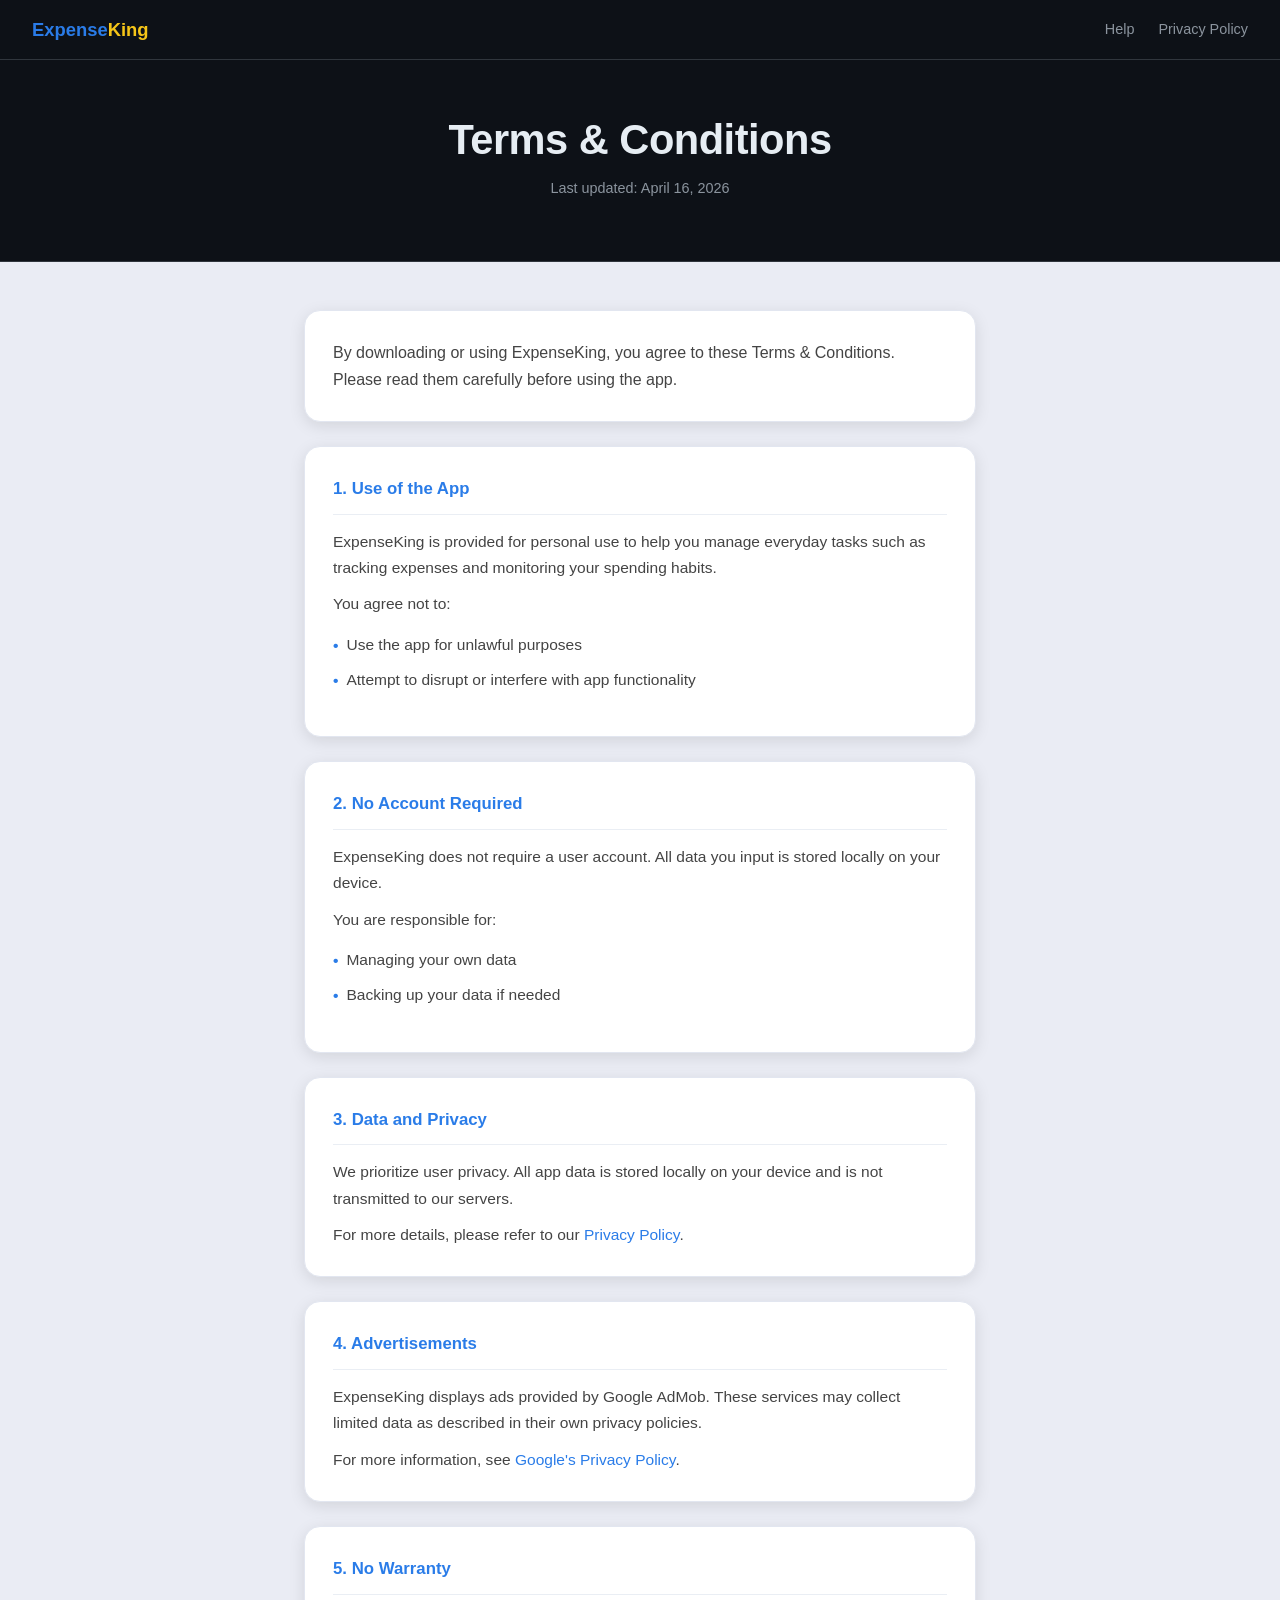
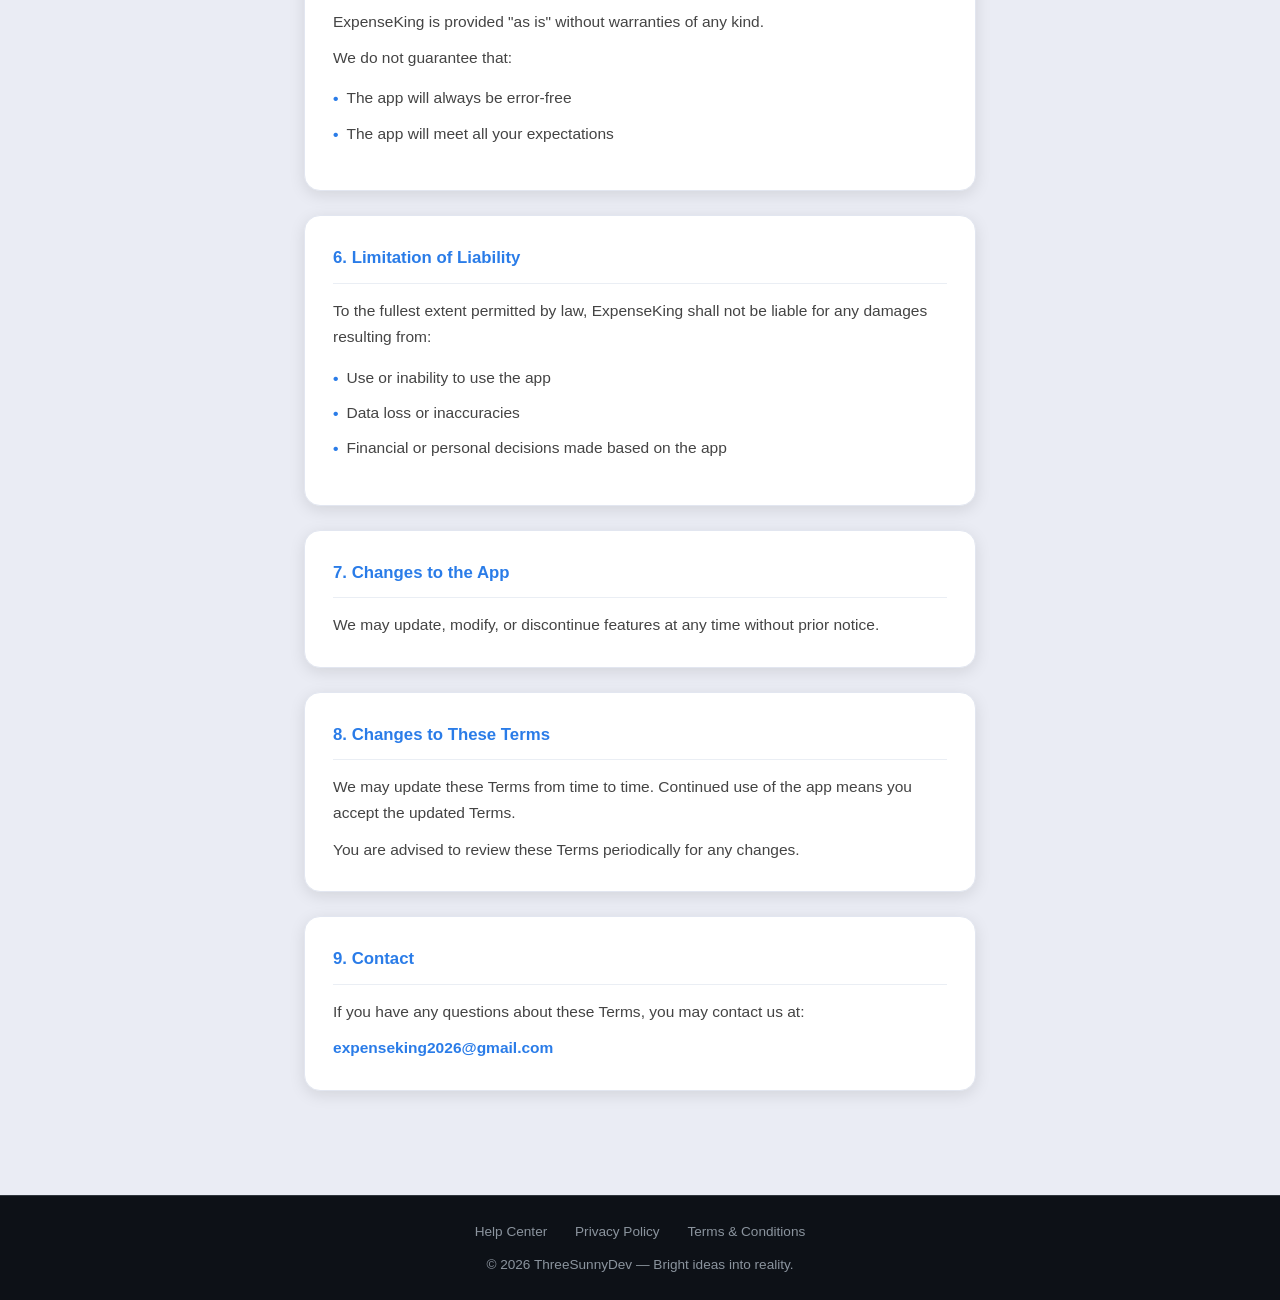
<file: terms/index.html>
<!DOCTYPE html>
<html lang="en">
<head>
  <meta charset="UTF-8" />
  <meta name="viewport" content="width=device-width, initial-scale=1.0" />
  <title>ExpenseKing — Terms &amp; Conditions</title>
  <link rel="stylesheet" href="../site.css" />
  <style>
    /* ── Container ── */
    .container {
      max-width: 720px;
      margin: 0 auto;
      padding: 48px 24px 80px;
    }

    /* ── Intro card ── */
    .intro-card {
      background: white;
      border-radius: 16px;
      padding: 28px;
      margin-bottom: 24px;
      box-shadow: 0 4px 16px rgba(0,0,0,0.10);
      border: 1px solid #e2e6f0;
      font-size: 1rem;
      color: #444;
    }

    /* ── Section Card ── */
    .section {
      background: white;
      border-radius: 16px;
      padding: 28px;
      margin-bottom: 24px;
      box-shadow: 0 4px 16px rgba(0,0,0,0.10);
      border: 1px solid #e2e6f0;
      transition: transform 0.2s, box-shadow 0.2s;
    }

    .section:hover {
      transform: translateY(-2px);
      box-shadow: 0 8px 28px rgba(0,0,0,0.14);
    }

    .section h2 {
      font-size: 1.05rem;
      font-weight: 700;
      color: var(--blue);
      margin-bottom: 14px;
      padding-bottom: 10px;
      border-bottom: 1px solid #eaeef4;
    }

    .section p {
      font-size: 0.97rem;
      color: #444;
      margin-bottom: 10px;
    }

    .section p:last-child { margin-bottom: 0; }

    .section ul {
      list-style: none;
      margin: 8px 0 10px;
      padding: 0;
    }

    .section ul li {
      font-size: 0.97rem;
      color: #444;
      padding: 4px 0;
      display: flex;
      align-items: flex-start;
      gap: 8px;
    }

    .section ul li::before {
      content: '•';
      color: var(--blue);
      font-weight: 700;
      flex-shrink: 0;
      margin-top: 1px;
    }

    .section a {
      color: var(--blue);
      text-decoration: none;
    }

    .section a:hover { text-decoration: underline; }

    .contact-email {
      font-weight: 600;
      color: var(--blue);
      text-decoration: none;
    }

    .contact-email:hover { text-decoration: underline; }
  </style>
</head>
<body>

<div id="site-nav"></div>

<!-- Page Hero -->
<div class="page-hero">
  <h1>Terms &amp; Conditions</h1>
  <p>Last updated: April 16, 2026</p>
</div>

<div class="container">

  <!-- Intro -->
  <div class="intro-card">
    By downloading or using ExpenseKing, you agree to these Terms &amp; Conditions. Please read them carefully before using the app.
  </div>

  <!-- Section 1 -->
  <div class="section">
    <h2>1. Use of the App</h2>
    <p>ExpenseKing is provided for personal use to help you manage everyday tasks such as tracking expenses and monitoring your spending habits.</p>
    <p>You agree not to:</p>
    <ul>
      <li>Use the app for unlawful purposes</li>
      <li>Attempt to disrupt or interfere with app functionality</li>
    </ul>
  </div>

  <!-- Section 2 -->
  <div class="section">
    <h2>2. No Account Required</h2>
    <p>ExpenseKing does not require a user account. All data you input is stored locally on your device.</p>
    <p>You are responsible for:</p>
    <ul>
      <li>Managing your own data</li>
      <li>Backing up your data if needed</li>
    </ul>
  </div>

  <!-- Section 3 -->
  <div class="section">
    <h2>3. Data and Privacy</h2>
    <p>We prioritize user privacy. All app data is stored locally on your device and is not transmitted to our servers.</p>
    <p>For more details, please refer to our <a href="../privacy-policy/">Privacy Policy</a>.</p>
  </div>

  <!-- Section 4 -->
  <div class="section">
    <h2>4. Advertisements</h2>
    <p>ExpenseKing displays ads provided by Google AdMob. These services may collect limited data as described in their own privacy policies.</p>
    <p>For more information, see <a href="https://policies.google.com/privacy" target="_blank">Google's Privacy Policy</a>.</p>
  </div>

  <!-- Section 5 -->
  <div class="section">
    <h2>5. No Warranty</h2>
    <p>ExpenseKing is provided "as is" without warranties of any kind.</p>
    <p>We do not guarantee that:</p>
    <ul>
      <li>The app will always be error-free</li>
      <li>The app will meet all your expectations</li>
    </ul>
  </div>

  <!-- Section 6 -->
  <div class="section">
    <h2>6. Limitation of Liability</h2>
    <p>To the fullest extent permitted by law, ExpenseKing shall not be liable for any damages resulting from:</p>
    <ul>
      <li>Use or inability to use the app</li>
      <li>Data loss or inaccuracies</li>
      <li>Financial or personal decisions made based on the app</li>
    </ul>
  </div>

  <!-- Section 7 -->
  <div class="section">
    <h2>7. Changes to the App</h2>
    <p>We may update, modify, or discontinue features at any time without prior notice.</p>
  </div>

  <!-- Section 8 -->
  <div class="section">
    <h2>8. Changes to These Terms</h2>
    <p>We may update these Terms from time to time. Continued use of the app means you accept the updated Terms.</p>
    <p>You are advised to review these Terms periodically for any changes.</p>
  </div>

  <!-- Section 9 -->
  <div class="section">
    <h2>9. Contact</h2>
    <p>If you have any questions about these Terms, you may contact us at:</p>
    <p><a href="mailto:expenseking2026@gmail.com" class="contact-email">expenseking2026@gmail.com</a></p>
  </div>

</div>

<div id="site-footer"></div>

<script src="../components.js"></script>
</body>
</html>
</file>
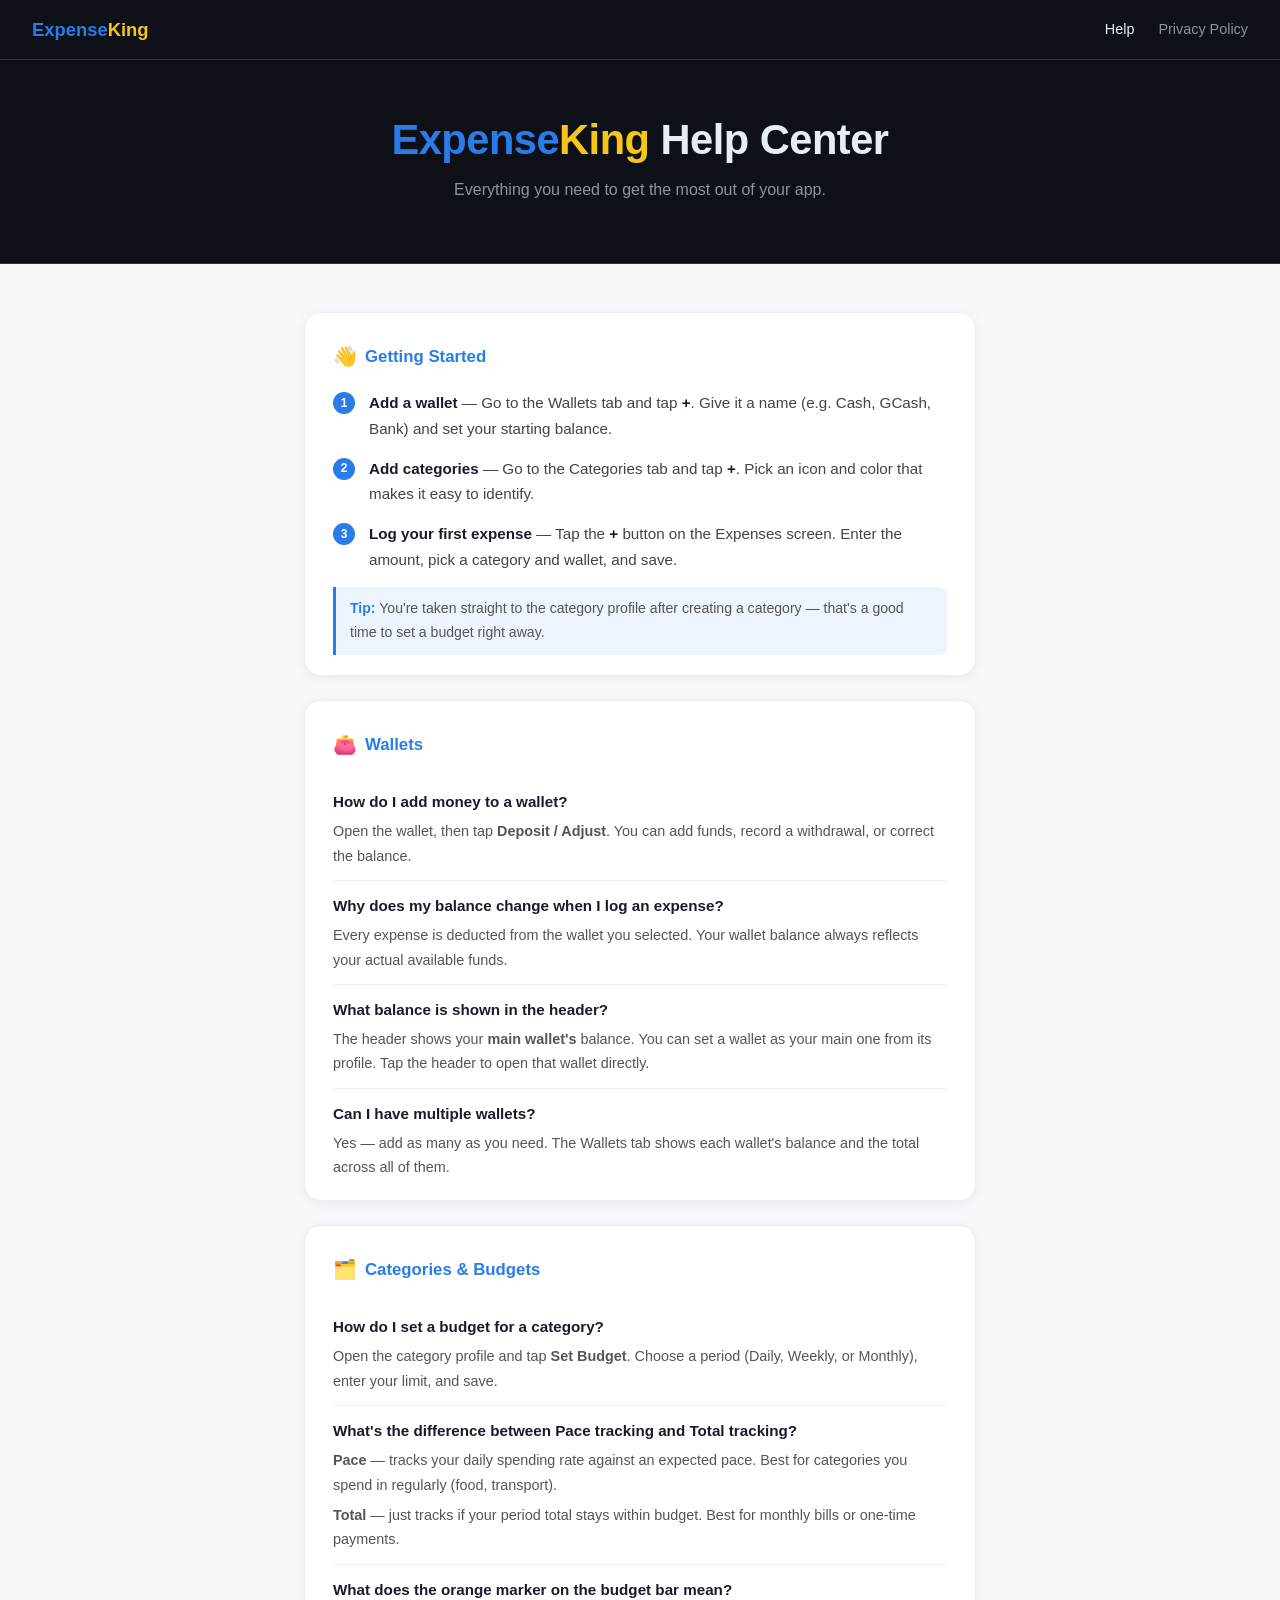
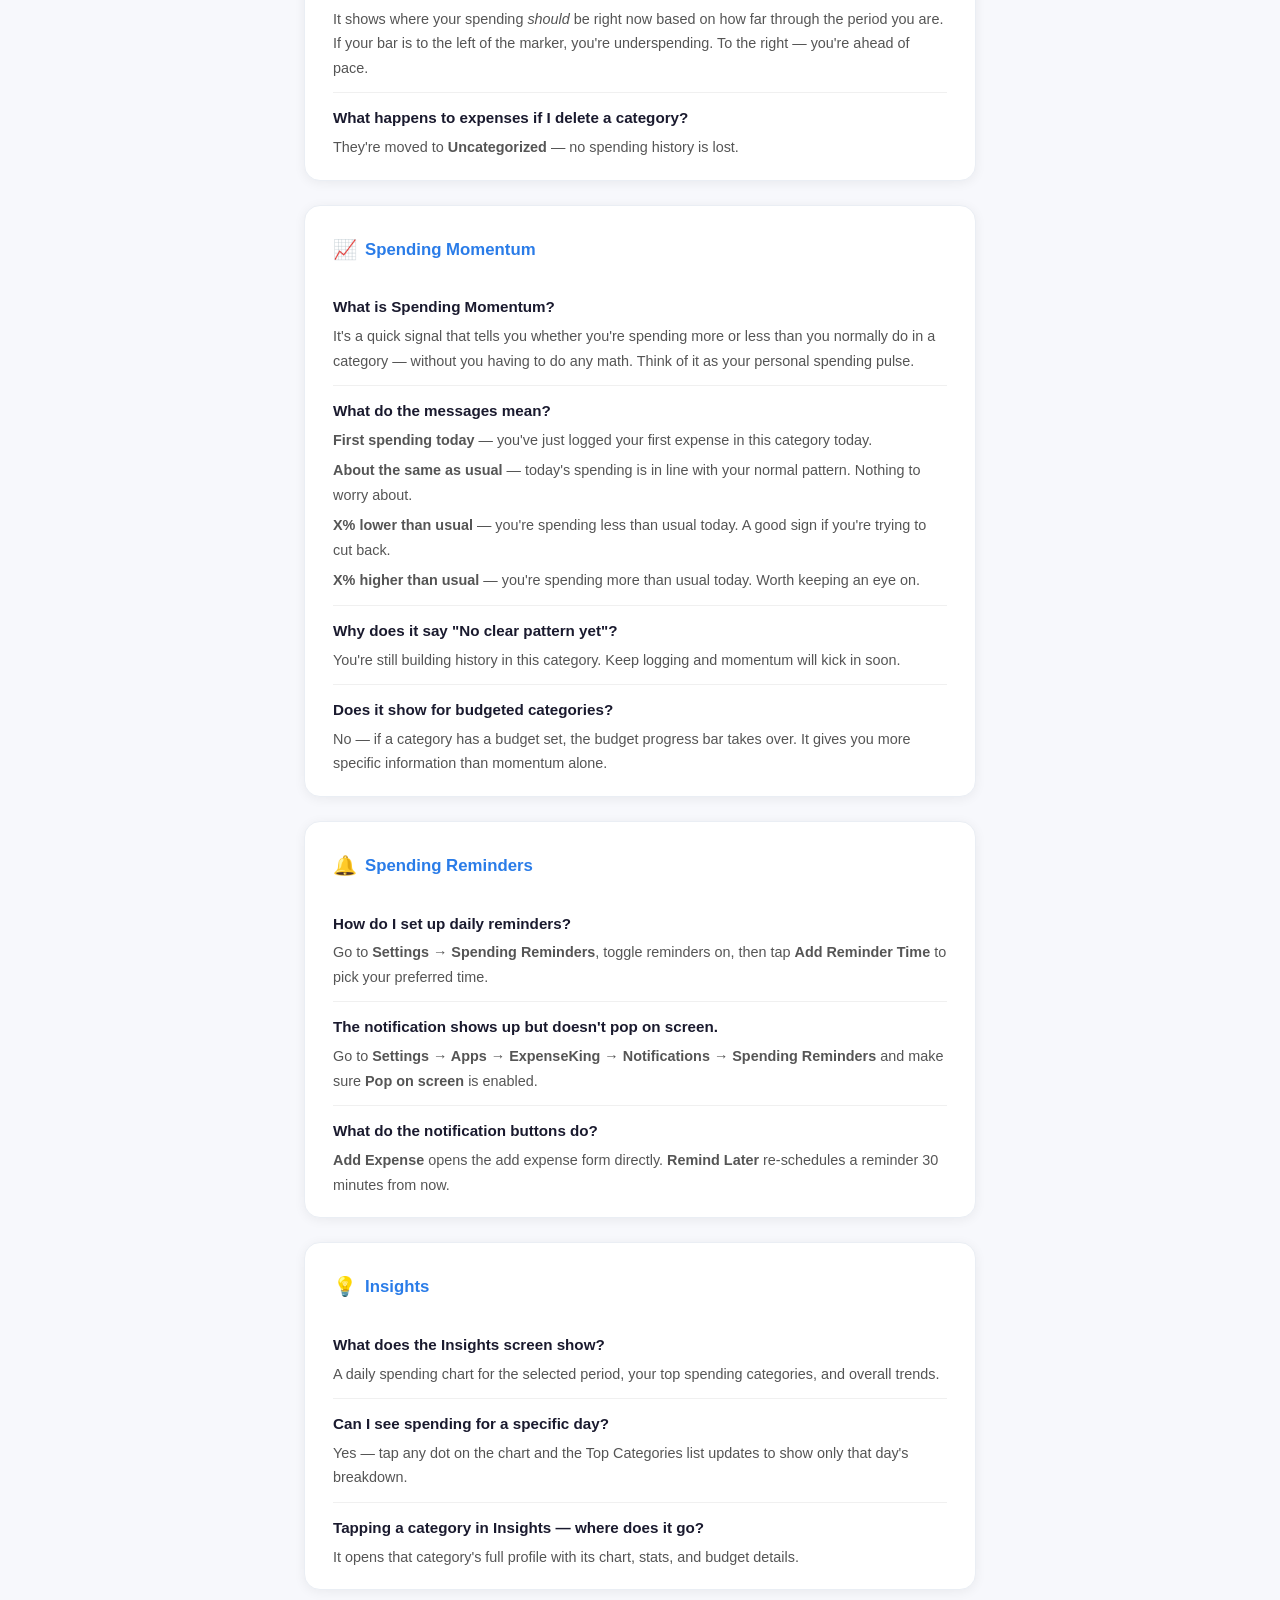
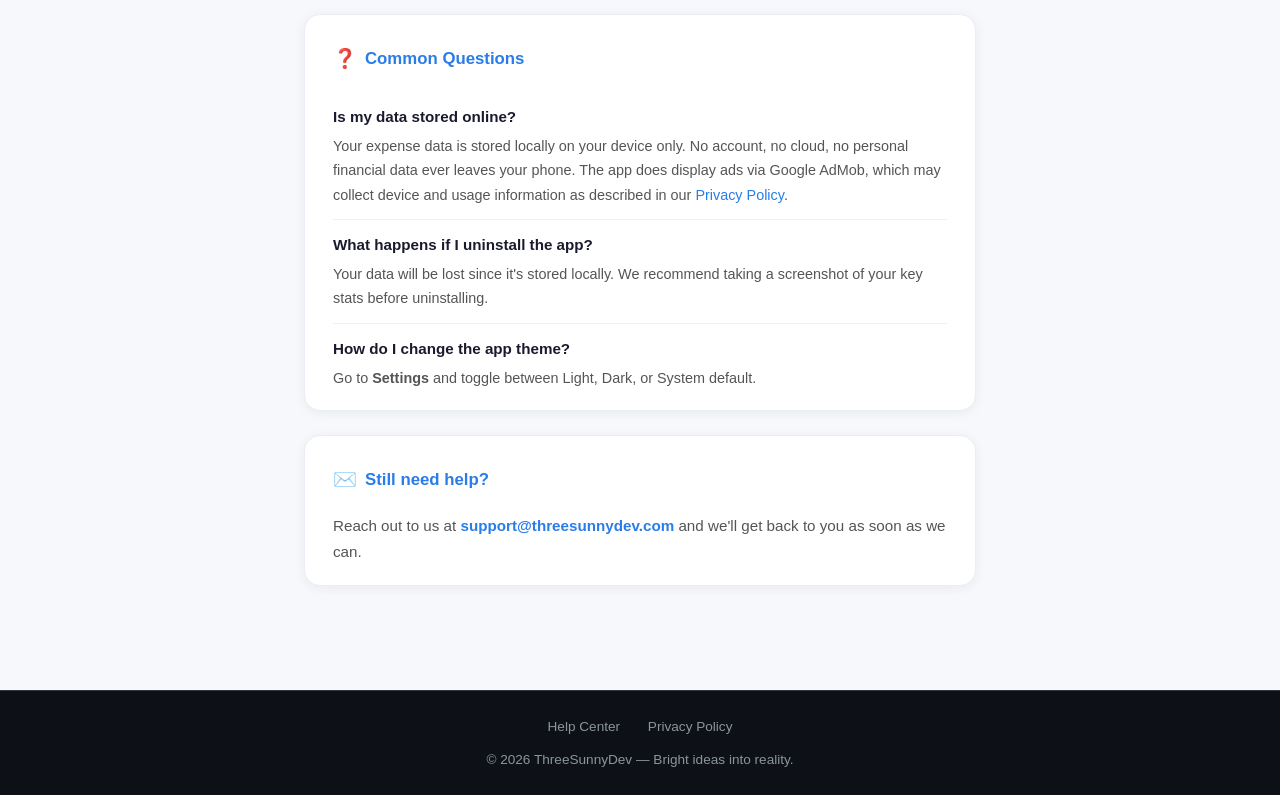
<file: help.html>
<!DOCTYPE html>
<html lang="en">
<head>
  <meta charset="UTF-8" />
  <meta name="viewport" content="width=device-width, initial-scale=1.0" />
  <title>ExpenseKing — Help Center</title>
  <style>
    * { box-sizing: border-box; margin: 0; padding: 0; }

    :root {
      --blue: #2a7ce8;
      --yellow: #f5c518;
      --dark: #0d1117;
      --dark2: #161b22;
      --card: #1c2230;
      --text: #e6edf3;
      --muted: #8b949e;
      --border: #30363d;
    }

    body {
      font-family: -apple-system, BlinkMacSystemFont, 'Segoe UI', Roboto, sans-serif;
      background: #f7f8fc;
      color: #1a1a2e;
      line-height: 1.7;
    }

    /* ── Nav ── */
    nav {
      background: var(--dark);
      padding: 14px 32px;
      display: flex;
      align-items: center;
      justify-content: space-between;
      border-bottom: 1px solid var(--border);
      position: sticky;
      top: 0;
      z-index: 100;
    }

    .nav-brand {
      font-size: 1.15rem;
      font-weight: 700;
      text-decoration: none;
    }

    .nav-brand .e { color: var(--blue); }
    .nav-brand .k { color: var(--yellow); }

    .nav-links {
      display: flex;
      gap: 24px;
    }

    .nav-links a {
      color: var(--muted);
      text-decoration: none;
      font-size: 0.9rem;
      transition: color 0.2s;
    }

    .nav-links a:hover { color: var(--text); }
    .nav-links a.active { color: var(--text); }

    /* ── Page Hero ── */
    .page-hero {
      background: var(--dark);
      padding: 56px 24px 60px;
      text-align: center;
      border-bottom: 1px solid var(--border);
    }

    .page-hero h1 {
      font-size: clamp(1.8rem, 5vw, 2.6rem);
      font-weight: 800;
      letter-spacing: -0.5px;
      color: var(--text);
      line-height: 1.15;
    }

    .page-hero h1 .e { color: var(--blue); }
    .page-hero h1 .k { color: var(--yellow); }

    .page-hero p {
      margin-top: 12px;
      font-size: 1rem;
      color: var(--muted);
      max-width: 480px;
      margin-left: auto;
      margin-right: auto;
    }

    /* ── Container ── */
    .container {
      max-width: 720px;
      margin: 0 auto;
      padding: 48px 24px 80px;
    }

    /* ── Section label ── */
    .section-label {
      font-size: 0.8rem;
      font-weight: 700;
      letter-spacing: 2px;
      text-transform: uppercase;
      color: var(--blue);
      margin-bottom: 6px;
    }

    /* ── Help Section Card ── */
    .section {
      background: white;
      border-radius: 16px;
      padding: 28px 28px 20px;
      margin-bottom: 24px;
      box-shadow: 0 2px 12px rgba(0,0,0,0.06);
      border: 1px solid #eaeef4;
      transition: transform 0.2s, box-shadow 0.2s;
    }

    .section:hover {
      transform: translateY(-2px);
      box-shadow: 0 6px 20px rgba(0,0,0,0.09);
    }

    .section h2 {
      font-size: 1.05rem;
      font-weight: 700;
      color: var(--blue);
      margin-bottom: 16px;
      display: flex;
      align-items: center;
      gap: 8px;
    }

    .section h2 .icon {
      font-size: 1.2rem;
    }

    /* ── Steps ── */
    .step {
      display: flex;
      gap: 14px;
      margin-bottom: 14px;
      align-items: flex-start;
    }

    .step-num {
      background: var(--blue);
      color: white;
      font-size: 0.75rem;
      font-weight: 700;
      width: 22px;
      height: 22px;
      border-radius: 50%;
      display: flex;
      align-items: center;
      justify-content: center;
      flex-shrink: 0;
      margin-top: 2px;
    }

    .step p {
      font-size: 0.95rem;
      color: #444;
    }

    .step p strong {
      color: #1a1a2e;
    }

    /* ── Tip ── */
    .tip {
      background: #eef4fd;
      border-left: 3px solid var(--blue);
      border-radius: 0 8px 8px 0;
      padding: 10px 14px;
      font-size: 0.88rem;
      color: #555;
      margin-top: 12px;
    }

    .tip strong {
      color: var(--blue);
    }

    /* ── FAQ Items ── */
    .faq-item {
      border-bottom: 1px solid #f0f0f0;
      padding: 12px 0;
    }

    .faq-item:last-child {
      border-bottom: none;
      padding-bottom: 0;
    }

    .faq-item h3 {
      font-size: 0.95rem;
      font-weight: 600;
      color: #1a1a2e;
      margin-bottom: 4px;
    }

    .faq-item p {
      font-size: 0.9rem;
      color: #555;
    }

    .faq-item a {
      color: var(--blue);
      text-decoration: none;
    }

    .faq-item a:hover {
      text-decoration: underline;
    }

    /* ── Contact link ── */
    .section a.contact-link {
      color: var(--blue);
      font-weight: 600;
      text-decoration: none;
    }

    .section a.contact-link:hover {
      text-decoration: underline;
    }

    .section > p {
      font-size: 0.95rem;
      color: #555;
    }

    /* ── Footer ── */
    footer {
      background: var(--dark);
      border-top: 1px solid var(--border);
      padding: 24px;
      text-align: center;
      font-size: 0.85rem;
      color: var(--muted);
    }

    footer a {
      color: var(--muted);
      text-decoration: none;
      margin: 0 12px;
      transition: color 0.2s;
    }

    footer a:hover { color: var(--text); }

    footer .footer-links { margin-bottom: 10px; }
  </style>
</head>
<body>

<!-- Nav -->
<nav>
  <a class="nav-brand" href="index.html"><span class="e">Expense</span><span class="k">King</span></a>
  <div class="nav-links">
    <a href="help.html" class="active">Help</a>
    <a href="privacy-policy.html">Privacy Policy</a>
  </div>
</nav>

<!-- Page Hero -->
<div class="page-hero">
  <h1><span class="e">Expense</span><span class="k">King</span> Help Center</h1>
  <p>Everything you need to get the most out of your app.</p>
</div>

<div class="container">

  <!-- Getting Started -->
  <div class="section">
    <h2><span class="icon">👋</span> Getting Started</h2>
    <div class="step">
      <div class="step-num">1</div>
      <p><strong>Add a wallet</strong> — Go to the Wallets tab and tap <strong>+</strong>. Give it a name (e.g. Cash, GCash, Bank) and set your starting balance.</p>
    </div>
    <div class="step">
      <div class="step-num">2</div>
      <p><strong>Add categories</strong> — Go to the Categories tab and tap <strong>+</strong>. Pick an icon and color that makes it easy to identify.</p>
    </div>
    <div class="step">
      <div class="step-num">3</div>
      <p><strong>Log your first expense</strong> — Tap the <strong>+</strong> button on the Expenses screen. Enter the amount, pick a category and wallet, and save.</p>
    </div>
    <div class="tip"><strong>Tip:</strong> You're taken straight to the category profile after creating a category — that's a good time to set a budget right away.</div>
  </div>

  <!-- Wallets -->
  <div class="section">
    <h2><span class="icon">👛</span> Wallets</h2>
    <div class="faq-item">
      <h3>How do I add money to a wallet?</h3>
      <p>Open the wallet, then tap <strong>Deposit / Adjust</strong>. You can add funds, record a withdrawal, or correct the balance.</p>
    </div>
    <div class="faq-item">
      <h3>Why does my balance change when I log an expense?</h3>
      <p>Every expense is deducted from the wallet you selected. Your wallet balance always reflects your actual available funds.</p>
    </div>
    <div class="faq-item">
      <h3>What balance is shown in the header?</h3>
      <p>The header shows your <strong>main wallet's</strong> balance. You can set a wallet as your main one from its profile. Tap the header to open that wallet directly.</p>
    </div>
    <div class="faq-item">
      <h3>Can I have multiple wallets?</h3>
      <p>Yes — add as many as you need. The Wallets tab shows each wallet's balance and the total across all of them.</p>
    </div>
  </div>

  <!-- Categories & Budgets -->
  <div class="section">
    <h2><span class="icon">🗂️</span> Categories & Budgets</h2>
    <div class="faq-item">
      <h3>How do I set a budget for a category?</h3>
      <p>Open the category profile and tap <strong>Set Budget</strong>. Choose a period (Daily, Weekly, or Monthly), enter your limit, and save.</p>
    </div>
    <div class="faq-item">
      <h3>What's the difference between Pace tracking and Total tracking?</h3>
      <p><strong>Pace</strong> — tracks your daily spending rate against an expected pace. Best for categories you spend in regularly (food, transport).</p>
      <p style="margin-top:6px"><strong>Total</strong> — just tracks if your period total stays within budget. Best for monthly bills or one-time payments.</p>
    </div>
    <div class="faq-item">
      <h3>What does the orange marker on the budget bar mean?</h3>
      <p>It shows where your spending <em>should</em> be right now based on how far through the period you are. If your bar is to the left of the marker, you're underspending. To the right — you're ahead of pace.</p>
    </div>
    <div class="faq-item">
      <h3>What happens to expenses if I delete a category?</h3>
      <p>They're moved to <strong>Uncategorized</strong> — no spending history is lost.</p>
    </div>
  </div>

  <!-- Spending Momentum -->
  <div class="section">
    <h2><span class="icon">📈</span> Spending Momentum</h2>
    <div class="faq-item">
      <h3>What is Spending Momentum?</h3>
      <p>It's a quick signal that tells you whether you're spending more or less than you normally do in a category — without you having to do any math. Think of it as your personal spending pulse.</p>
    </div>
    <div class="faq-item">
      <h3>What do the messages mean?</h3>
      <p><strong>First spending today</strong> — you've just logged your first expense in this category today.</p>
      <p style="margin-top:6px"><strong>About the same as usual</strong> — today's spending is in line with your normal pattern. Nothing to worry about.</p>
      <p style="margin-top:6px"><strong>X% lower than usual</strong> — you're spending less than usual today. A good sign if you're trying to cut back.</p>
      <p style="margin-top:6px"><strong>X% higher than usual</strong> — you're spending more than usual today. Worth keeping an eye on.</p>
    </div>
    <div class="faq-item">
      <h3>Why does it say "No clear pattern yet"?</h3>
      <p>You're still building history in this category. Keep logging and momentum will kick in soon.</p>
    </div>
    <div class="faq-item">
      <h3>Does it show for budgeted categories?</h3>
      <p>No — if a category has a budget set, the budget progress bar takes over. It gives you more specific information than momentum alone.</p>
    </div>
  </div>

  <!-- Spending Reminders -->
  <div class="section">
    <h2><span class="icon">🔔</span> Spending Reminders</h2>
    <div class="faq-item">
      <h3>How do I set up daily reminders?</h3>
      <p>Go to <strong>Settings → Spending Reminders</strong>, toggle reminders on, then tap <strong>Add Reminder Time</strong> to pick your preferred time.</p>
    </div>
    <div class="faq-item">
      <h3>The notification shows up but doesn't pop on screen.</h3>
      <p>Go to <strong>Settings → Apps → ExpenseKing → Notifications → Spending Reminders</strong> and make sure <strong>Pop on screen</strong> is enabled.</p>
    </div>
    <div class="faq-item">
      <h3>What do the notification buttons do?</h3>
      <p><strong>Add Expense</strong> opens the add expense form directly. <strong>Remind Later</strong> re-schedules a reminder 30 minutes from now.</p>
    </div>
  </div>

  <!-- Insights -->
  <div class="section">
    <h2><span class="icon">💡</span> Insights</h2>
    <div class="faq-item">
      <h3>What does the Insights screen show?</h3>
      <p>A daily spending chart for the selected period, your top spending categories, and overall trends.</p>
    </div>
    <div class="faq-item">
      <h3>Can I see spending for a specific day?</h3>
      <p>Yes — tap any dot on the chart and the Top Categories list updates to show only that day's breakdown.</p>
    </div>
    <div class="faq-item">
      <h3>Tapping a category in Insights — where does it go?</h3>
      <p>It opens that category's full profile with its chart, stats, and budget details.</p>
    </div>
  </div>

  <!-- FAQ -->
  <div class="section">
    <h2><span class="icon">❓</span> Common Questions</h2>
    <div class="faq-item">
      <h3>Is my data stored online?</h3>
      <p>Your expense data is stored locally on your device only. No account, no cloud, no personal financial data ever leaves your phone. The app does display ads via Google AdMob, which may collect device and usage information as described in our <a href="https://expenseking2026-cmyk.github.io/expenseking-privacy/">Privacy Policy</a>.</p>
    </div>
    <div class="faq-item">
      <h3>What happens if I uninstall the app?</h3>
      <p>Your data will be lost since it's stored locally. We recommend taking a screenshot of your key stats before uninstalling.</p>
    </div>
    <div class="faq-item">
      <h3>How do I change the app theme?</h3>
      <p>Go to <strong>Settings</strong> and toggle between Light, Dark, or System default.</p>
    </div>
  </div>

  <!-- Contact -->
  <div class="section">
    <h2><span class="icon">✉️</span> Still need help?</h2>
    <p>Reach out to us at <a href="mailto:support@threesunnydev.com" class="contact-link">support@threesunnydev.com</a> and we'll get back to you as soon as we can.</p>
  </div>

</div>

<!-- Footer -->
<footer>
  <div class="footer-links">
    <a href="help.html">Help Center</a>
    <a href="privacy-policy.html">Privacy Policy</a>
  </div>
  <p>© 2026 ThreeSunnyDev — Bright ideas into reality.</p>
</footer>

</body>
</html>
</file>
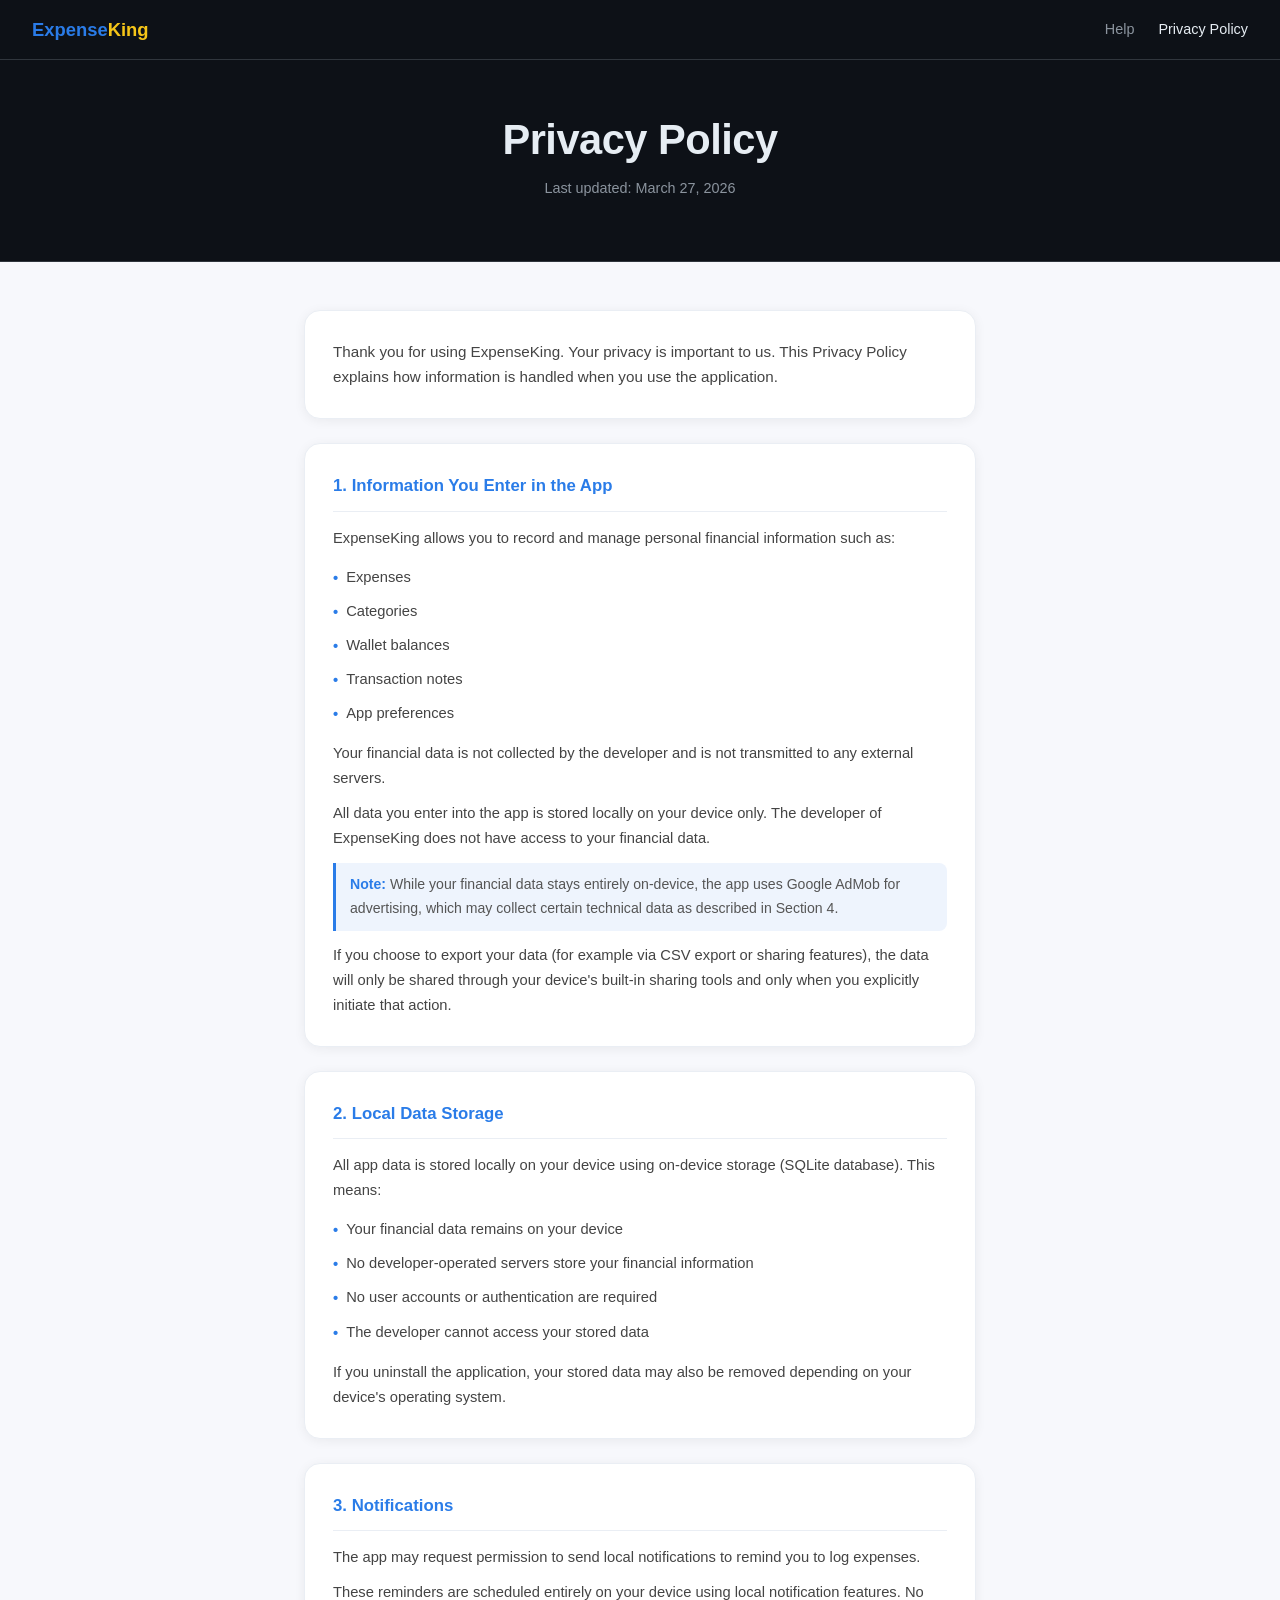
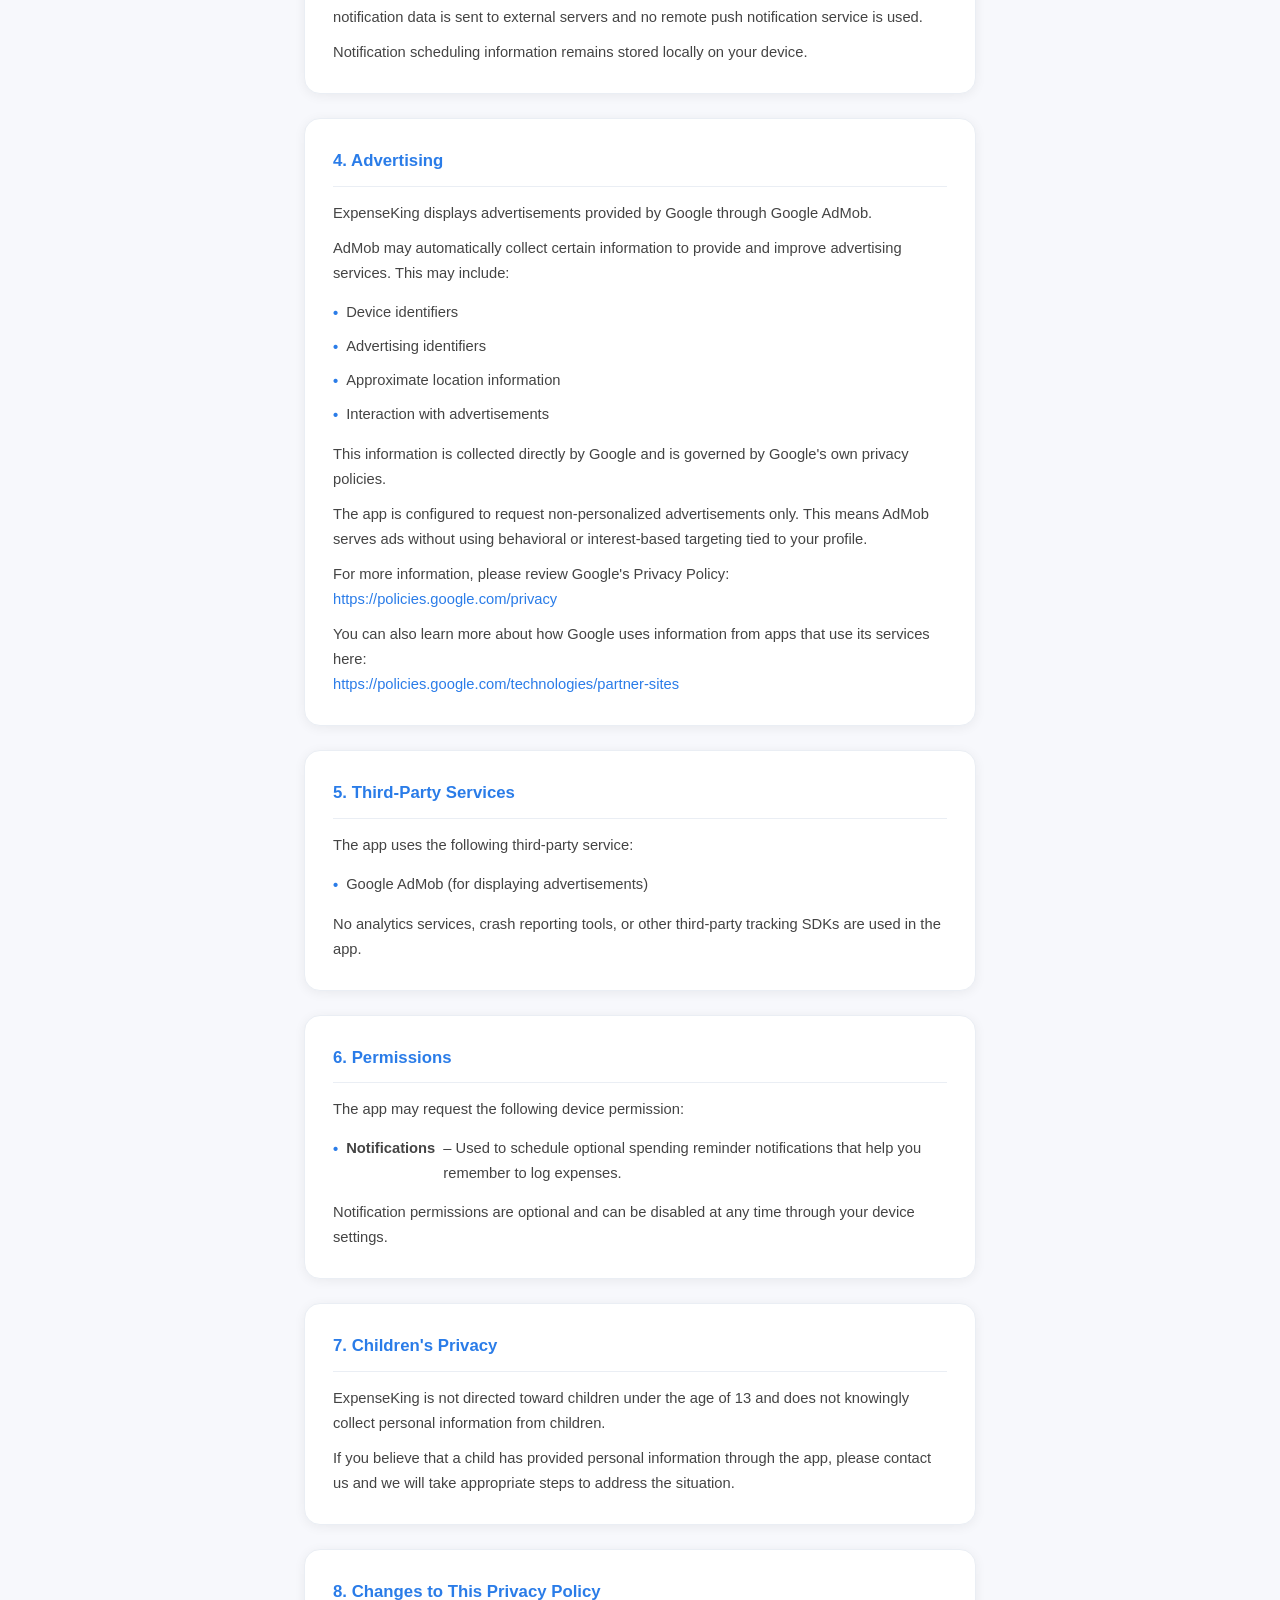
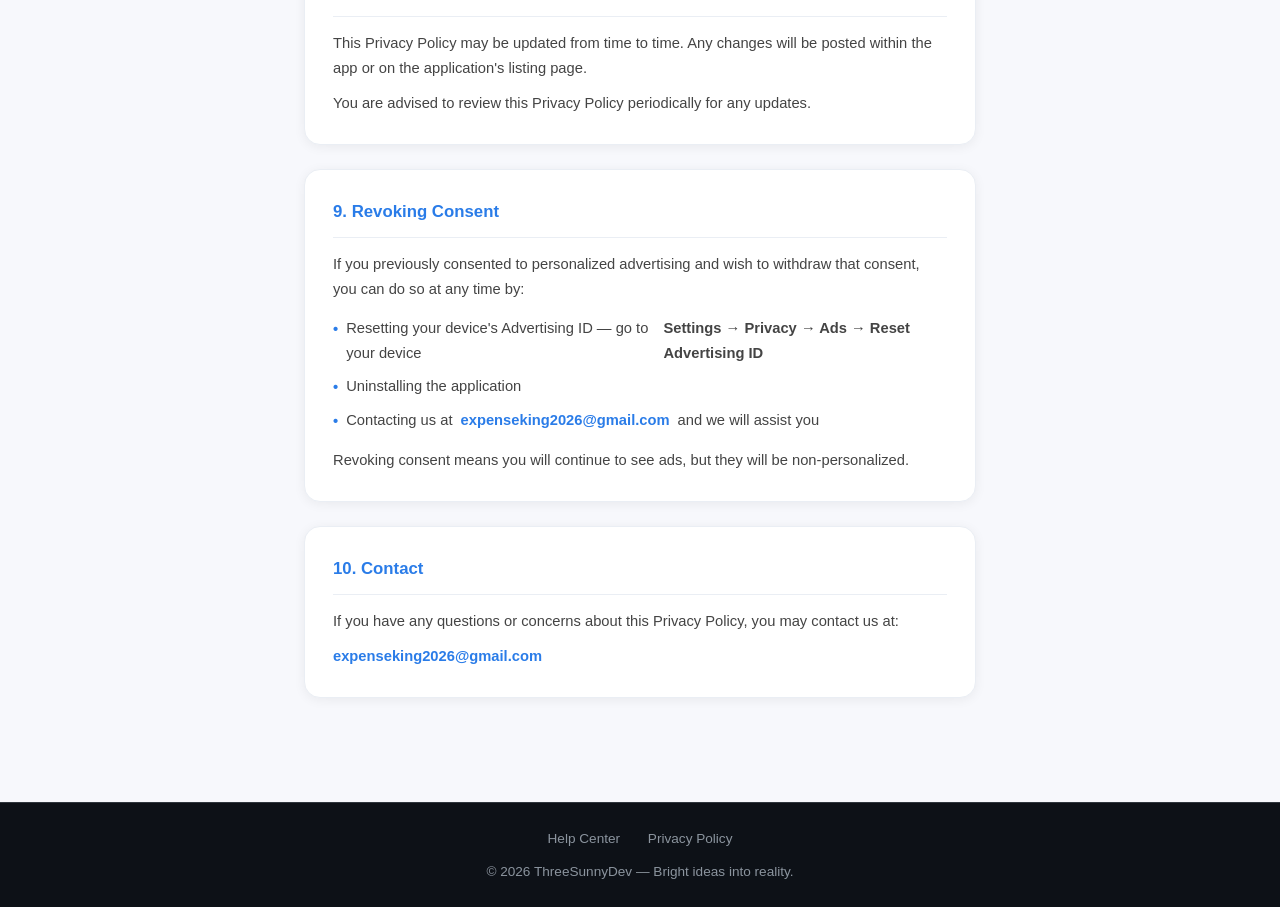
<file: privacy-policy.html>
<!DOCTYPE html>
<html lang="en">
<head>
  <meta charset="UTF-8" />
  <meta name="viewport" content="width=device-width, initial-scale=1.0" />
  <title>ExpenseKing — Privacy Policy</title>
  <style>
    * { box-sizing: border-box; margin: 0; padding: 0; }

    :root {
      --blue: #2a7ce8;
      --yellow: #f5c518;
      --dark: #0d1117;
      --dark2: #161b22;
      --card: #1c2230;
      --text: #e6edf3;
      --muted: #8b949e;
      --border: #30363d;
    }

    body {
      font-family: -apple-system, BlinkMacSystemFont, 'Segoe UI', Roboto, sans-serif;
      background: #f7f8fc;
      color: #1a1a2e;
      line-height: 1.7;
    }

    /* ── Nav ── */
    nav {
      background: var(--dark);
      padding: 14px 32px;
      display: flex;
      align-items: center;
      justify-content: space-between;
      border-bottom: 1px solid var(--border);
      position: sticky;
      top: 0;
      z-index: 100;
    }

    .nav-brand {
      font-size: 1.15rem;
      font-weight: 700;
      text-decoration: none;
    }

    .nav-brand .e { color: var(--blue); }
    .nav-brand .k { color: var(--yellow); }

    .nav-links {
      display: flex;
      gap: 24px;
    }

    .nav-links a {
      color: var(--muted);
      text-decoration: none;
      font-size: 0.9rem;
      transition: color 0.2s;
    }

    .nav-links a:hover { color: var(--text); }
    .nav-links a.active { color: var(--text); }

    /* ── Page Hero ── */
    .page-hero {
      background: var(--dark);
      padding: 56px 24px 60px;
      text-align: center;
      border-bottom: 1px solid var(--border);
    }

    .page-hero h1 {
      font-size: clamp(1.8rem, 5vw, 2.6rem);
      font-weight: 800;
      letter-spacing: -0.5px;
      color: var(--text);
      line-height: 1.15;
    }

    .page-hero p {
      margin-top: 12px;
      font-size: 0.9rem;
      color: var(--muted);
    }

    /* ── Container ── */
    .container {
      max-width: 720px;
      margin: 0 auto;
      padding: 48px 24px 80px;
    }

    /* ── Intro card ── */
    .intro-card {
      background: white;
      border-radius: 16px;
      padding: 28px;
      margin-bottom: 24px;
      box-shadow: 0 2px 12px rgba(0,0,0,0.06);
      border: 1px solid #eaeef4;
      font-size: 0.95rem;
      color: #444;
    }

    /* ── Policy Section Card ── */
    .section {
      background: white;
      border-radius: 16px;
      padding: 28px;
      margin-bottom: 24px;
      box-shadow: 0 2px 12px rgba(0,0,0,0.06);
      border: 1px solid #eaeef4;
      transition: transform 0.2s, box-shadow 0.2s;
    }

    .section:hover {
      transform: translateY(-2px);
      box-shadow: 0 6px 20px rgba(0,0,0,0.09);
    }

    .section h2 {
      font-size: 1.05rem;
      font-weight: 700;
      color: var(--blue);
      margin-bottom: 14px;
      padding-bottom: 10px;
      border-bottom: 1px solid #eaeef4;
    }

    .section p {
      font-size: 0.92rem;
      color: #444;
      margin-bottom: 10px;
    }

    .section p:last-child { margin-bottom: 0; }

    .section ul {
      list-style: none;
      margin: 8px 0 10px;
      padding: 0;
    }

    .section ul li {
      font-size: 0.92rem;
      color: #444;
      padding: 4px 0;
      display: flex;
      align-items: flex-start;
      gap: 8px;
    }

    .section ul li::before {
      content: '•';
      color: var(--blue);
      font-weight: 700;
      flex-shrink: 0;
      margin-top: 1px;
    }

    /* ── Note / Tip box ── */
    .note {
      background: #eef4fd;
      border-left: 3px solid var(--blue);
      border-radius: 0 8px 8px 0;
      padding: 10px 14px;
      font-size: 0.88rem;
      color: #555;
      margin: 12px 0;
    }

    .note strong { color: var(--blue); }

    /* ── Links ── */
    .section a {
      color: var(--blue);
      text-decoration: none;
    }

    .section a:hover { text-decoration: underline; }

    /* ── Contact highlight ── */
    .contact-email {
      font-weight: 600;
      color: var(--blue);
      text-decoration: none;
    }

    .contact-email:hover { text-decoration: underline; }

    /* ── Footer ── */
    footer {
      background: var(--dark);
      border-top: 1px solid var(--border);
      padding: 24px;
      text-align: center;
      font-size: 0.85rem;
      color: var(--muted);
    }

    footer a {
      color: var(--muted);
      text-decoration: none;
      margin: 0 12px;
      transition: color 0.2s;
    }

    footer a:hover { color: var(--text); }

    footer .footer-links { margin-bottom: 10px; }
  </style>
</head>
<body>

<!-- Nav -->
<nav>
  <a class="nav-brand" href="index.html"><span class="e">Expense</span><span class="k">King</span></a>
  <div class="nav-links">
    <a href="help.html">Help</a>
    <a href="privacy-policy.html" class="active">Privacy Policy</a>
  </div>
</nav>

<!-- Page Hero -->
<div class="page-hero">
  <h1>Privacy Policy</h1>
  <p>Last updated: March 27, 2026</p>
</div>

<div class="container">

  <!-- Intro -->
  <div class="intro-card">
    Thank you for using ExpenseKing. Your privacy is important to us. This Privacy Policy explains how information is handled when you use the application.
  </div>

  <!-- Section 1 -->
  <div class="section">
    <h2>1. Information You Enter in the App</h2>
    <p>ExpenseKing allows you to record and manage personal financial information such as:</p>
    <ul>
      <li>Expenses</li>
      <li>Categories</li>
      <li>Wallet balances</li>
      <li>Transaction notes</li>
      <li>App preferences</li>
    </ul>
    <p>Your financial data is not collected by the developer and is not transmitted to any external servers.</p>
    <p>All data you enter into the app is stored locally on your device only. The developer of ExpenseKing does not have access to your financial data.</p>
    <div class="note">
      <strong>Note:</strong> While your financial data stays entirely on-device, the app uses Google AdMob for advertising, which may collect certain technical data as described in Section 4.
    </div>
    <p>If you choose to export your data (for example via CSV export or sharing features), the data will only be shared through your device's built-in sharing tools and only when you explicitly initiate that action.</p>
  </div>

  <!-- Section 2 -->
  <div class="section">
    <h2>2. Local Data Storage</h2>
    <p>All app data is stored locally on your device using on-device storage (SQLite database). This means:</p>
    <ul>
      <li>Your financial data remains on your device</li>
      <li>No developer-operated servers store your financial information</li>
      <li>No user accounts or authentication are required</li>
      <li>The developer cannot access your stored data</li>
    </ul>
    <p>If you uninstall the application, your stored data may also be removed depending on your device's operating system.</p>
  </div>

  <!-- Section 3 -->
  <div class="section">
    <h2>3. Notifications</h2>
    <p>The app may request permission to send local notifications to remind you to log expenses.</p>
    <p>These reminders are scheduled entirely on your device using local notification features. No notification data is sent to external servers and no remote push notification service is used.</p>
    <p>Notification scheduling information remains stored locally on your device.</p>
  </div>

  <!-- Section 4 -->
  <div class="section">
    <h2>4. Advertising</h2>
    <p>ExpenseKing displays advertisements provided by Google through Google AdMob.</p>
    <p>AdMob may automatically collect certain information to provide and improve advertising services. This may include:</p>
    <ul>
      <li>Device identifiers</li>
      <li>Advertising identifiers</li>
      <li>Approximate location information</li>
      <li>Interaction with advertisements</li>
    </ul>
    <p>This information is collected directly by Google and is governed by Google's own privacy policies.</p>
    <p>The app is configured to request non-personalized advertisements only. This means AdMob serves ads without using behavioral or interest-based targeting tied to your profile.</p>
    <p>For more information, please review Google's Privacy Policy:<br>
    <a href="https://policies.google.com/privacy" target="_blank">https://policies.google.com/privacy</a></p>
    <p>You can also learn more about how Google uses information from apps that use its services here:<br>
    <a href="https://policies.google.com/technologies/partner-sites" target="_blank">https://policies.google.com/technologies/partner-sites</a></p>
  </div>

  <!-- Section 5 -->
  <div class="section">
    <h2>5. Third-Party Services</h2>
    <p>The app uses the following third-party service:</p>
    <ul>
      <li>Google AdMob (for displaying advertisements)</li>
    </ul>
    <p>No analytics services, crash reporting tools, or other third-party tracking SDKs are used in the app.</p>
  </div>

  <!-- Section 6 -->
  <div class="section">
    <h2>6. Permissions</h2>
    <p>The app may request the following device permission:</p>
    <ul>
      <li><strong>Notifications</strong> – Used to schedule optional spending reminder notifications that help you remember to log expenses.</li>
    </ul>
    <p>Notification permissions are optional and can be disabled at any time through your device settings.</p>
  </div>

  <!-- Section 7 -->
  <div class="section">
    <h2>7. Children's Privacy</h2>
    <p>ExpenseKing is not directed toward children under the age of 13 and does not knowingly collect personal information from children.</p>
    <p>If you believe that a child has provided personal information through the app, please contact us and we will take appropriate steps to address the situation.</p>
  </div>

  <!-- Section 8 -->
  <div class="section">
    <h2>8. Changes to This Privacy Policy</h2>
    <p>This Privacy Policy may be updated from time to time. Any changes will be posted within the app or on the application's listing page.</p>
    <p>You are advised to review this Privacy Policy periodically for any updates.</p>
  </div>

  <!-- Section 9 -->
  <div class="section">
    <h2>9. Revoking Consent</h2>
    <p>If you previously consented to personalized advertising and wish to withdraw that consent, you can do so at any time by:</p>
    <ul>
      <li>Resetting your device's Advertising ID — go to your device <strong>Settings → Privacy → Ads → Reset Advertising ID</strong></li>
      <li>Uninstalling the application</li>
      <li>Contacting us at <a href="mailto:expenseking2026@gmail.com" class="contact-email">expenseking2026@gmail.com</a> and we will assist you</li>
    </ul>
    <p>Revoking consent means you will continue to see ads, but they will be non-personalized.</p>
  </div>

  <!-- Section 10 -->
  <div class="section">
    <h2>10. Contact</h2>
    <p>If you have any questions or concerns about this Privacy Policy, you may contact us at:</p>
    <p><a href="mailto:expenseking2026@gmail.com" class="contact-email">expenseking2026@gmail.com</a></p>
  </div>

</div>

<!-- Footer -->
<footer>
  <div class="footer-links">
    <a href="help.html">Help Center</a>
    <a href="privacy-policy.html">Privacy Policy</a>
  </div>
  <p>© 2026 ThreeSunnyDev — Bright ideas into reality.</p>
</footer>

</body>
</html>
</file>
<file: site.css>
* { box-sizing: border-box; margin: 0; padding: 0; }

:root {
  --blue: #2a7ce8;
  --yellow: #f5c518;
  --dark: #0d1117;
  --dark2: #161b22;
  --card: #1c2230;
  --text: #e6edf3;
  --muted: #8b949e;
  --border: #30363d;
}

body {
  font-family: -apple-system, BlinkMacSystemFont, 'Segoe UI', Roboto, sans-serif;
  background: #eaecf4;
  color: #1a1a2e;
  line-height: 1.7;
}

/* ── Nav ── */
nav {
  background: var(--dark);
  padding: 14px 32px;
  display: flex;
  align-items: center;
  justify-content: space-between;
  border-bottom: 1px solid var(--border);
  position: sticky;
  top: 0;
  z-index: 100;
}

.nav-brand {
  font-size: 1.15rem;
  font-weight: 700;
  text-decoration: none;
}

.nav-brand .e { color: var(--blue); }
.nav-brand .k { color: var(--yellow); }

.nav-links {
  display: flex;
  gap: 24px;
}

.nav-links a {
  color: var(--muted);
  text-decoration: none;
  font-size: 0.9rem;
  transition: color 0.2s;
}

.nav-links a:hover { color: var(--text); }
.nav-links a.active { color: var(--text); }

/* ── Page Hero (inner pages) ── */
.page-hero {
  background: var(--dark);
  padding: 56px 24px 60px;
  text-align: center;
  border-bottom: 1px solid var(--border);
}

.page-hero h1 {
  font-size: clamp(1.8rem, 5vw, 2.6rem);
  font-weight: 800;
  letter-spacing: -0.5px;
  color: var(--text);
  line-height: 1.15;
}

.page-hero h1 .e { color: var(--blue); }
.page-hero h1 .k { color: var(--yellow); }

.page-hero p {
  margin-top: 12px;
  font-size: 0.9rem;
  color: var(--muted);
  max-width: 480px;
  margin-left: auto;
  margin-right: auto;
}

/* ── Footer ── */
footer {
  background: var(--dark);
  border-top: 1px solid var(--border);
  padding: 24px;
  text-align: center;
  font-size: 0.85rem;
  color: var(--muted);
}

footer a {
  color: var(--muted);
  text-decoration: none;
  margin: 0 12px;
  transition: color 0.2s;
}

footer a:hover { color: var(--text); }

footer .footer-links { margin-bottom: 10px; }
</file>
